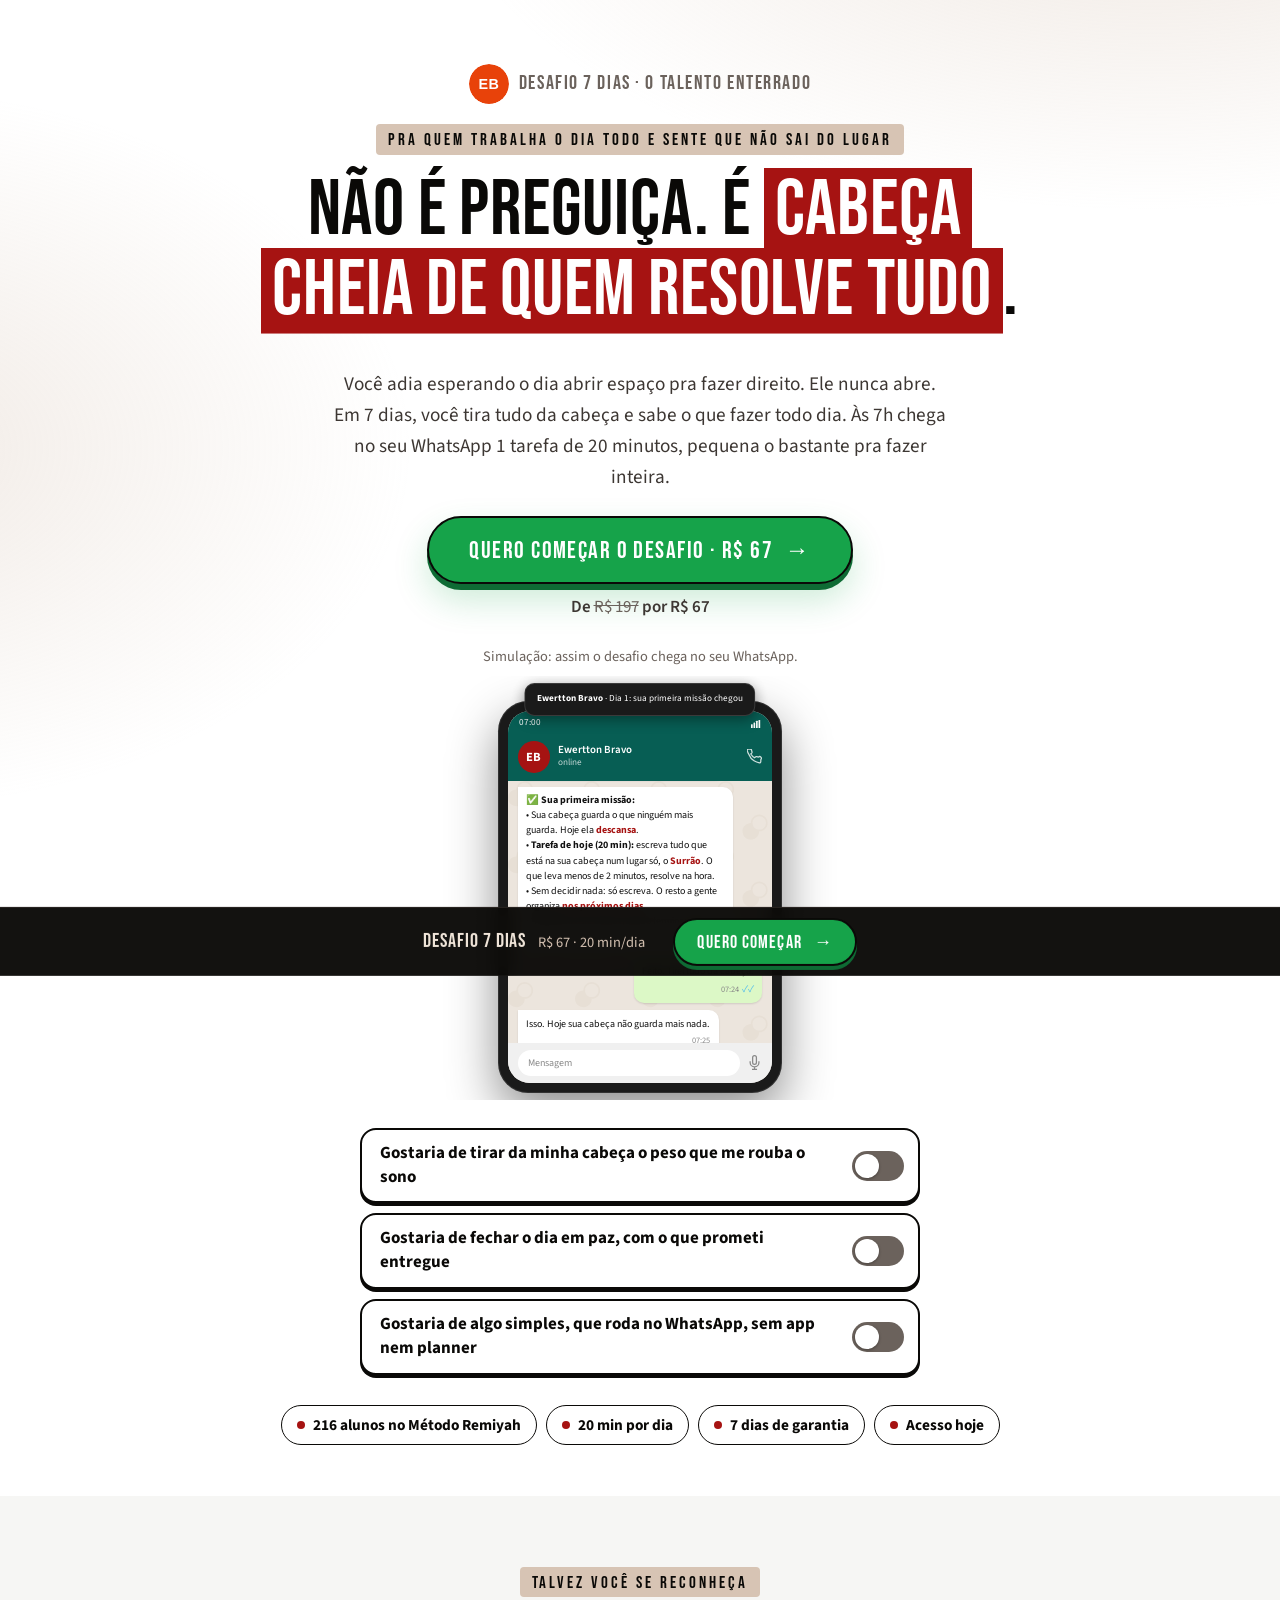
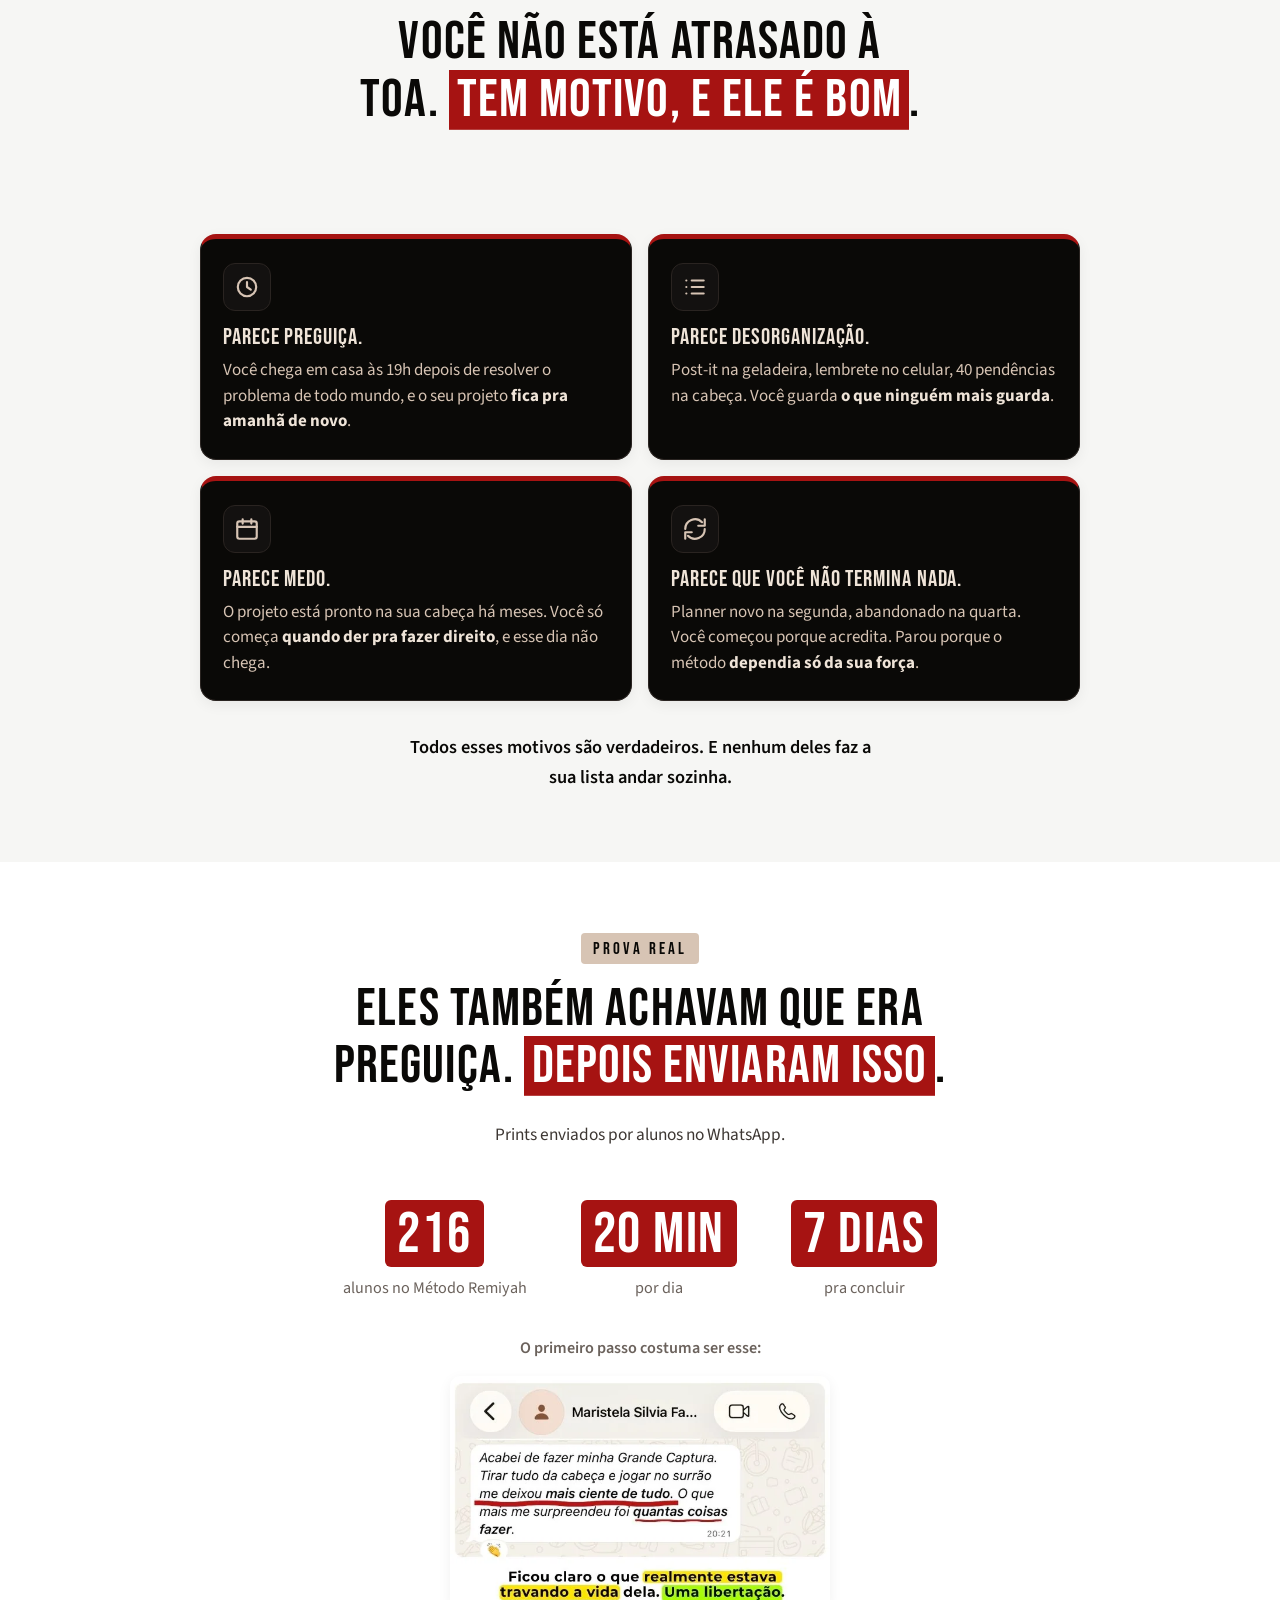
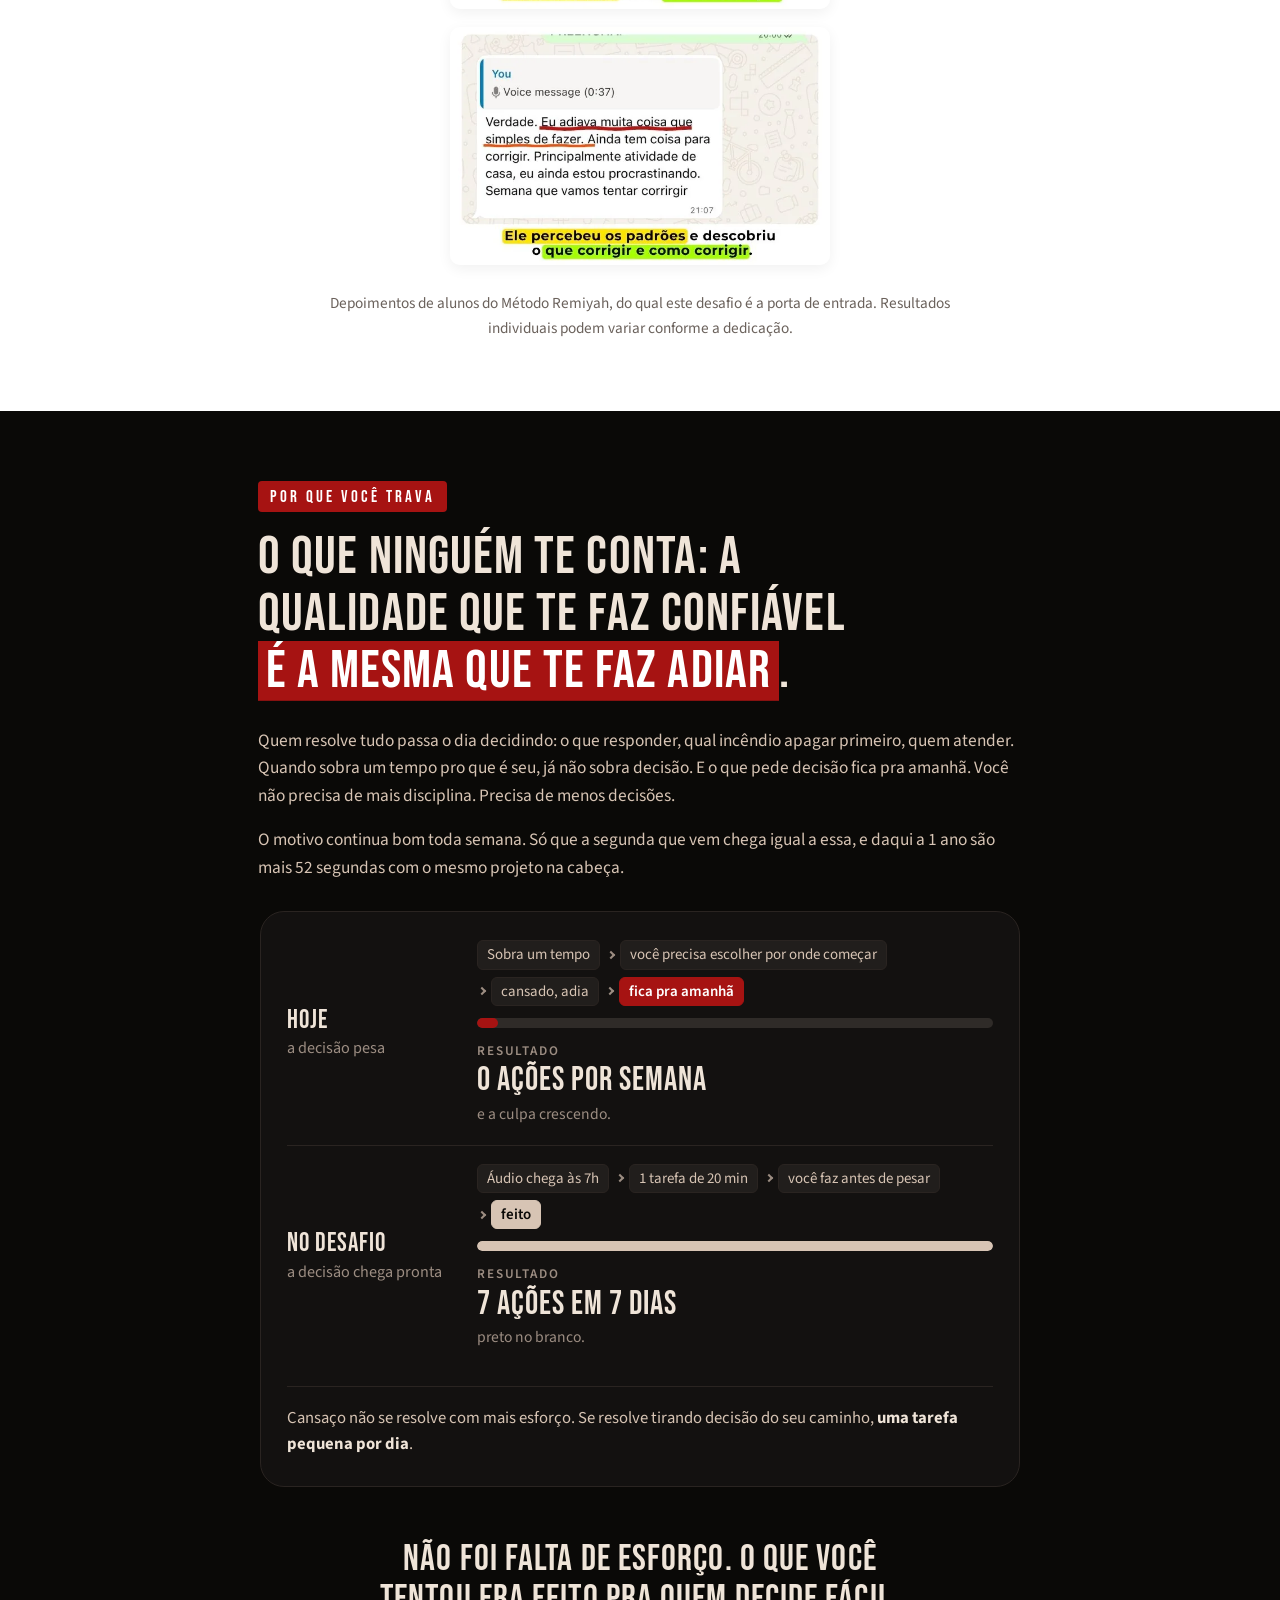
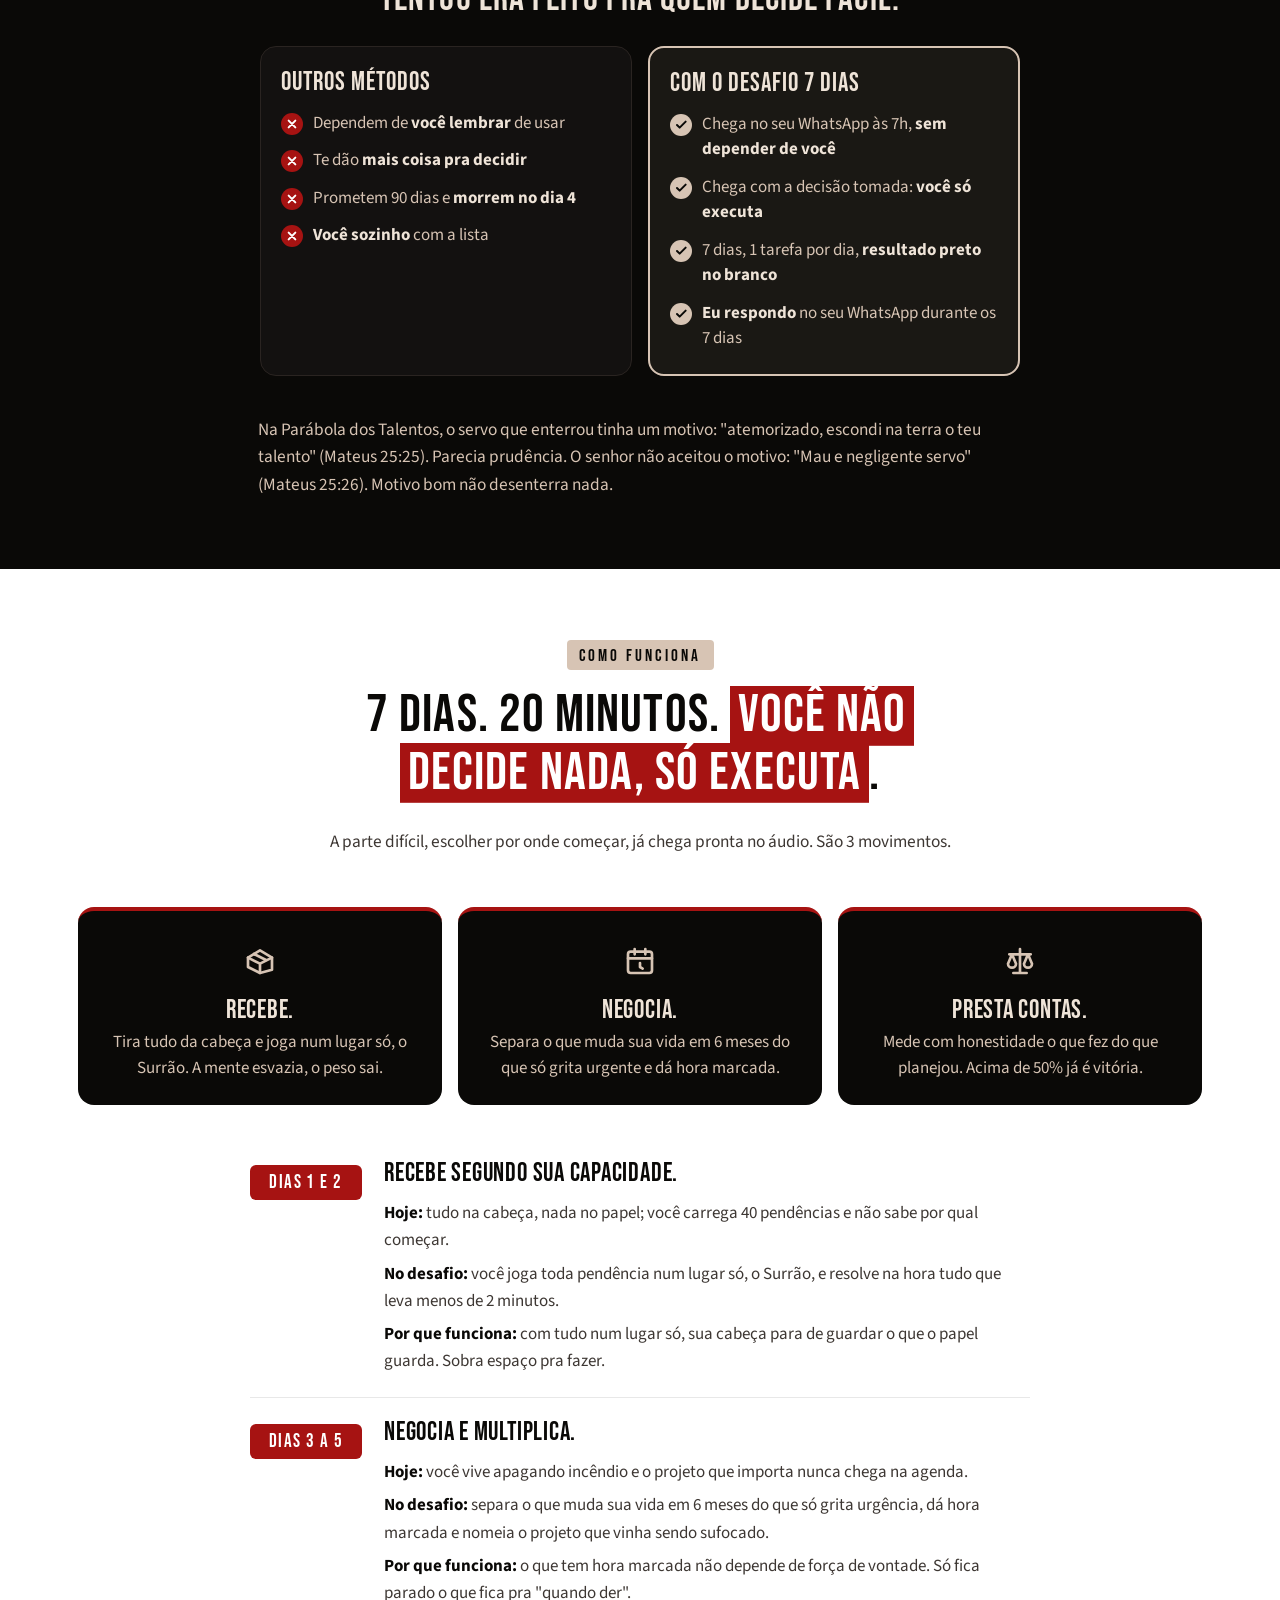
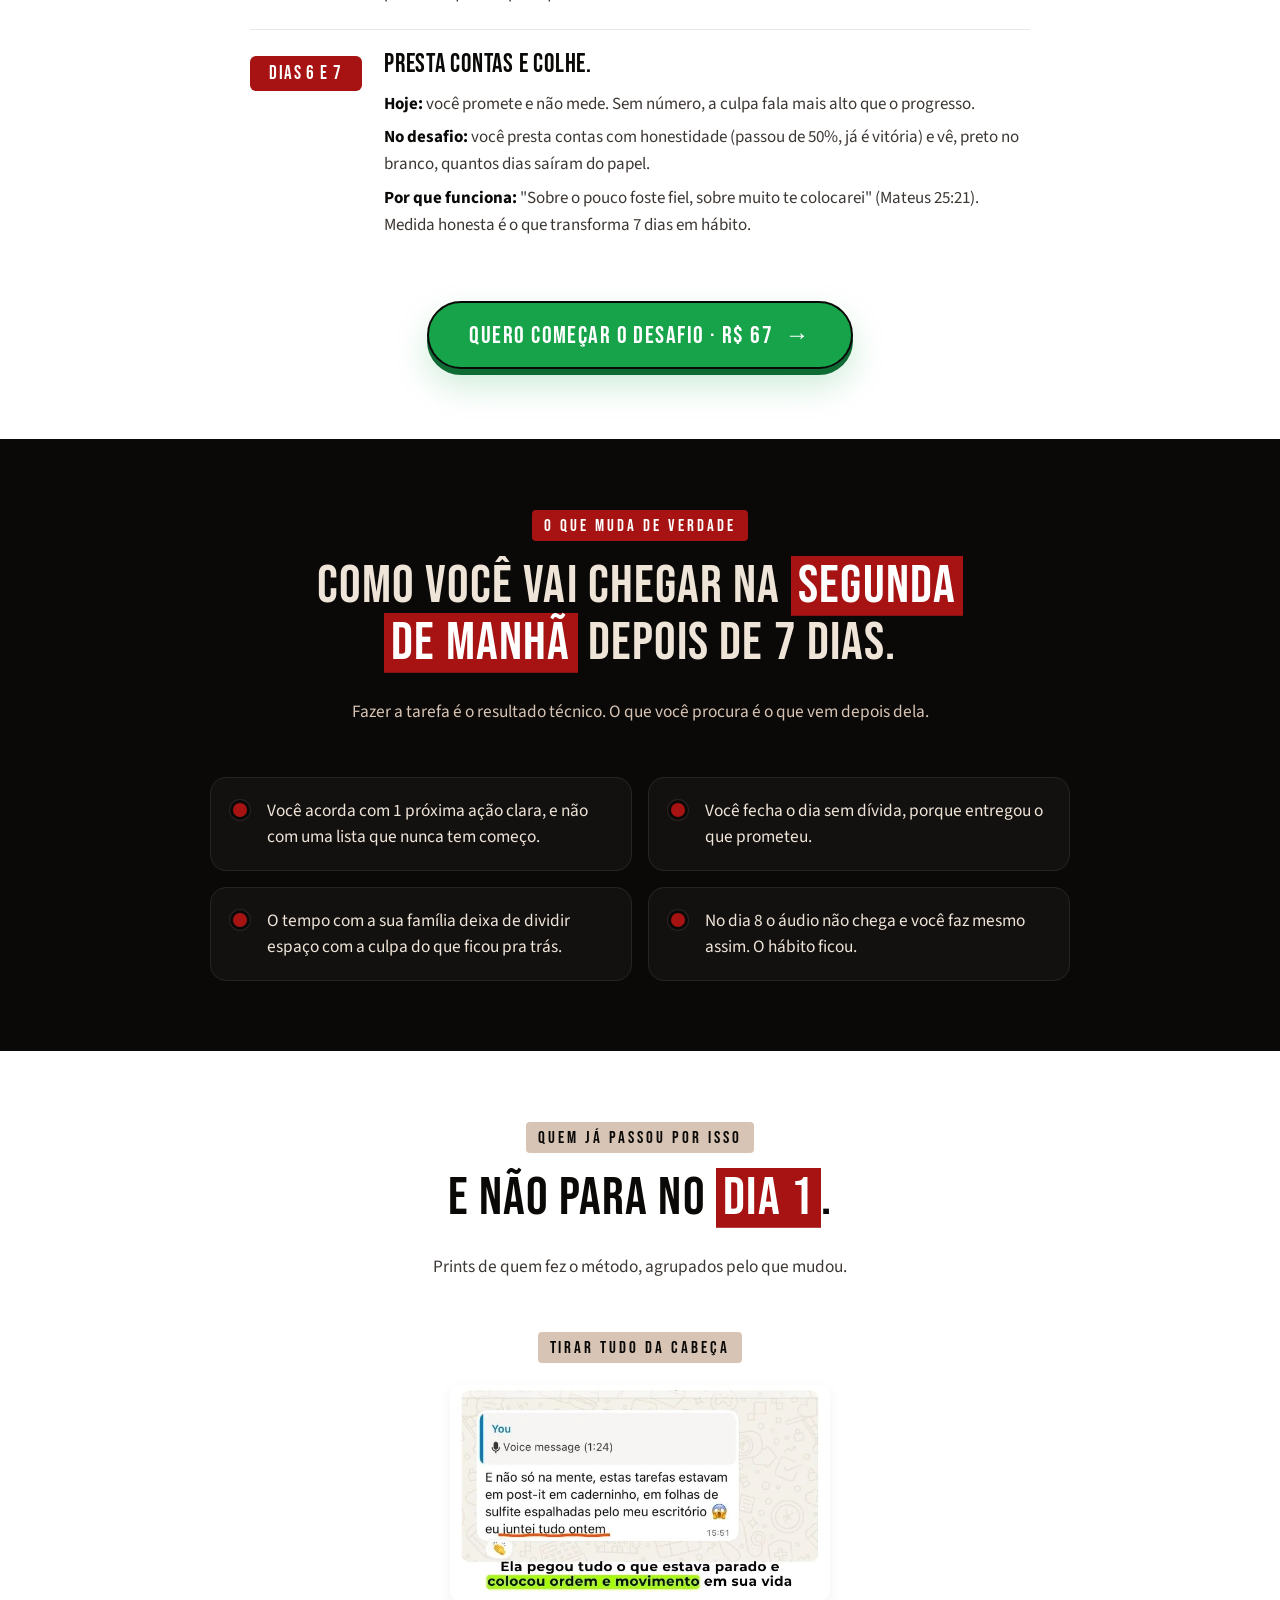
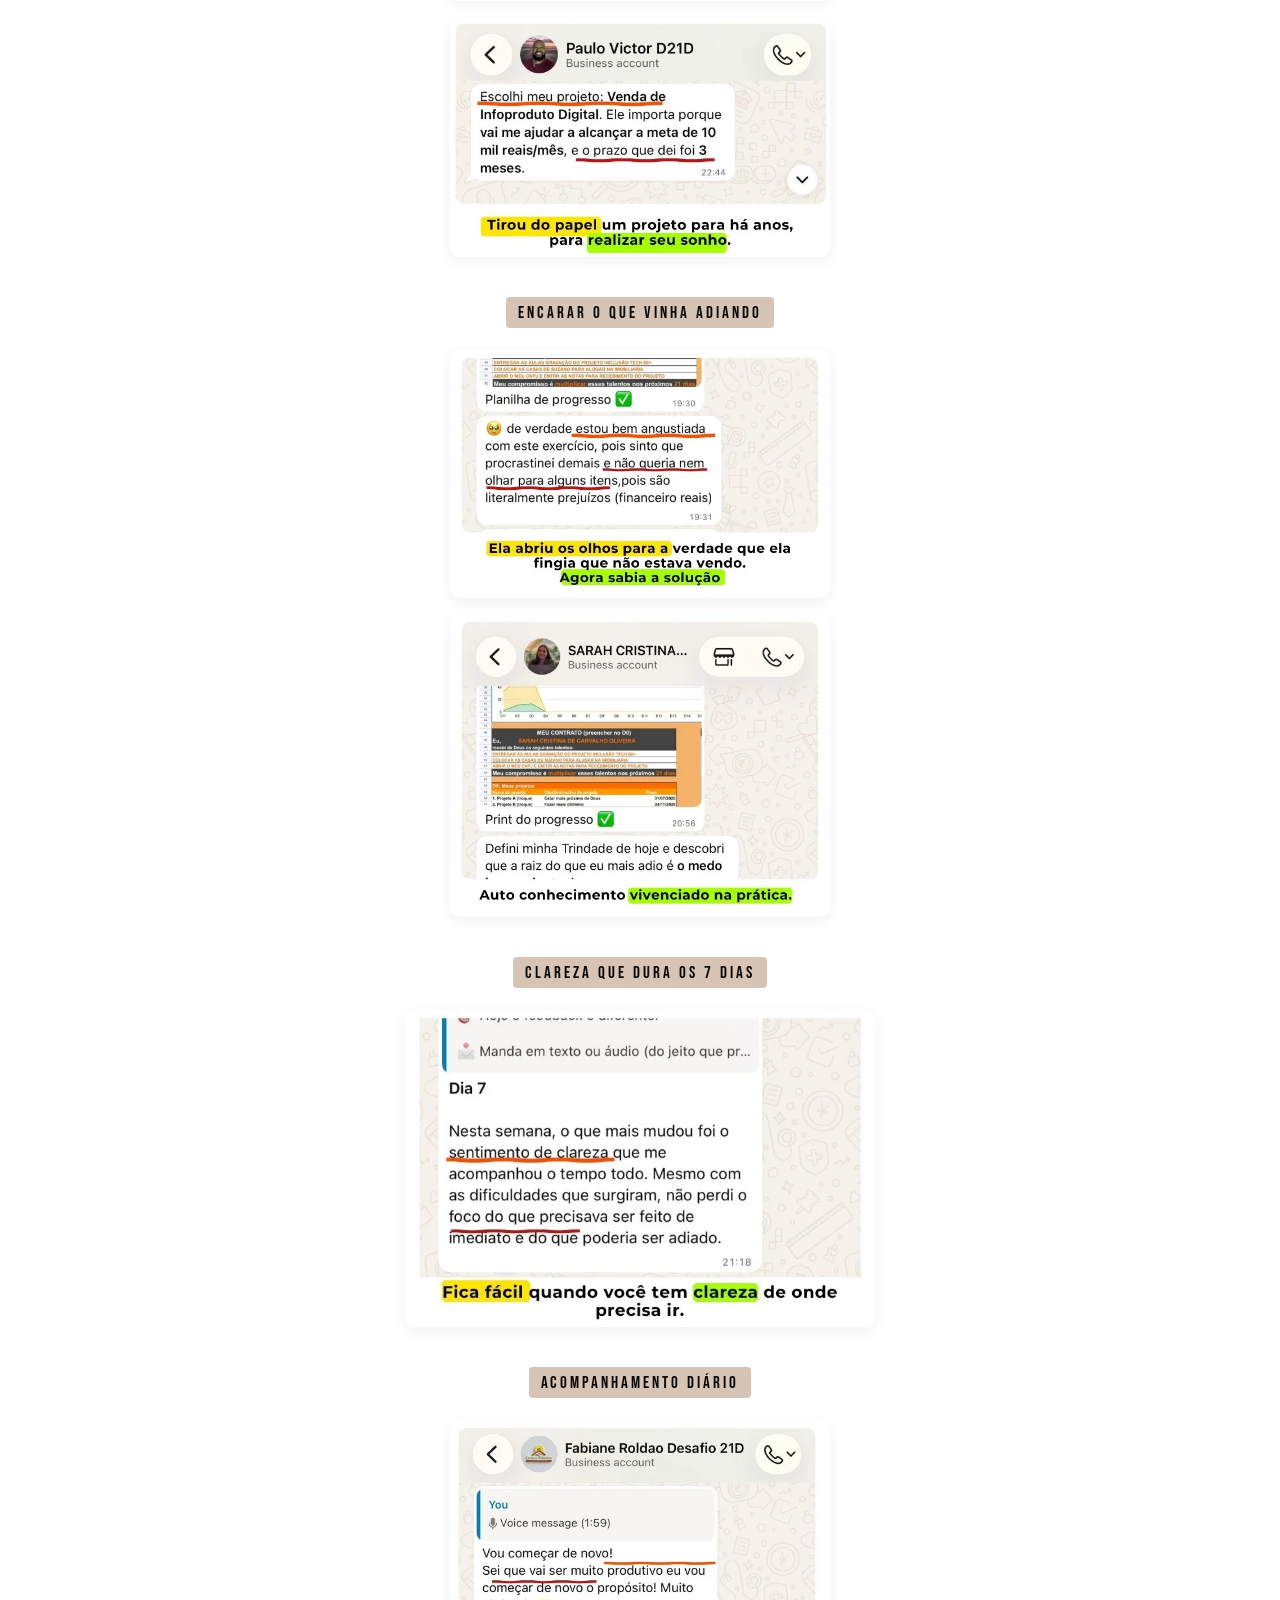
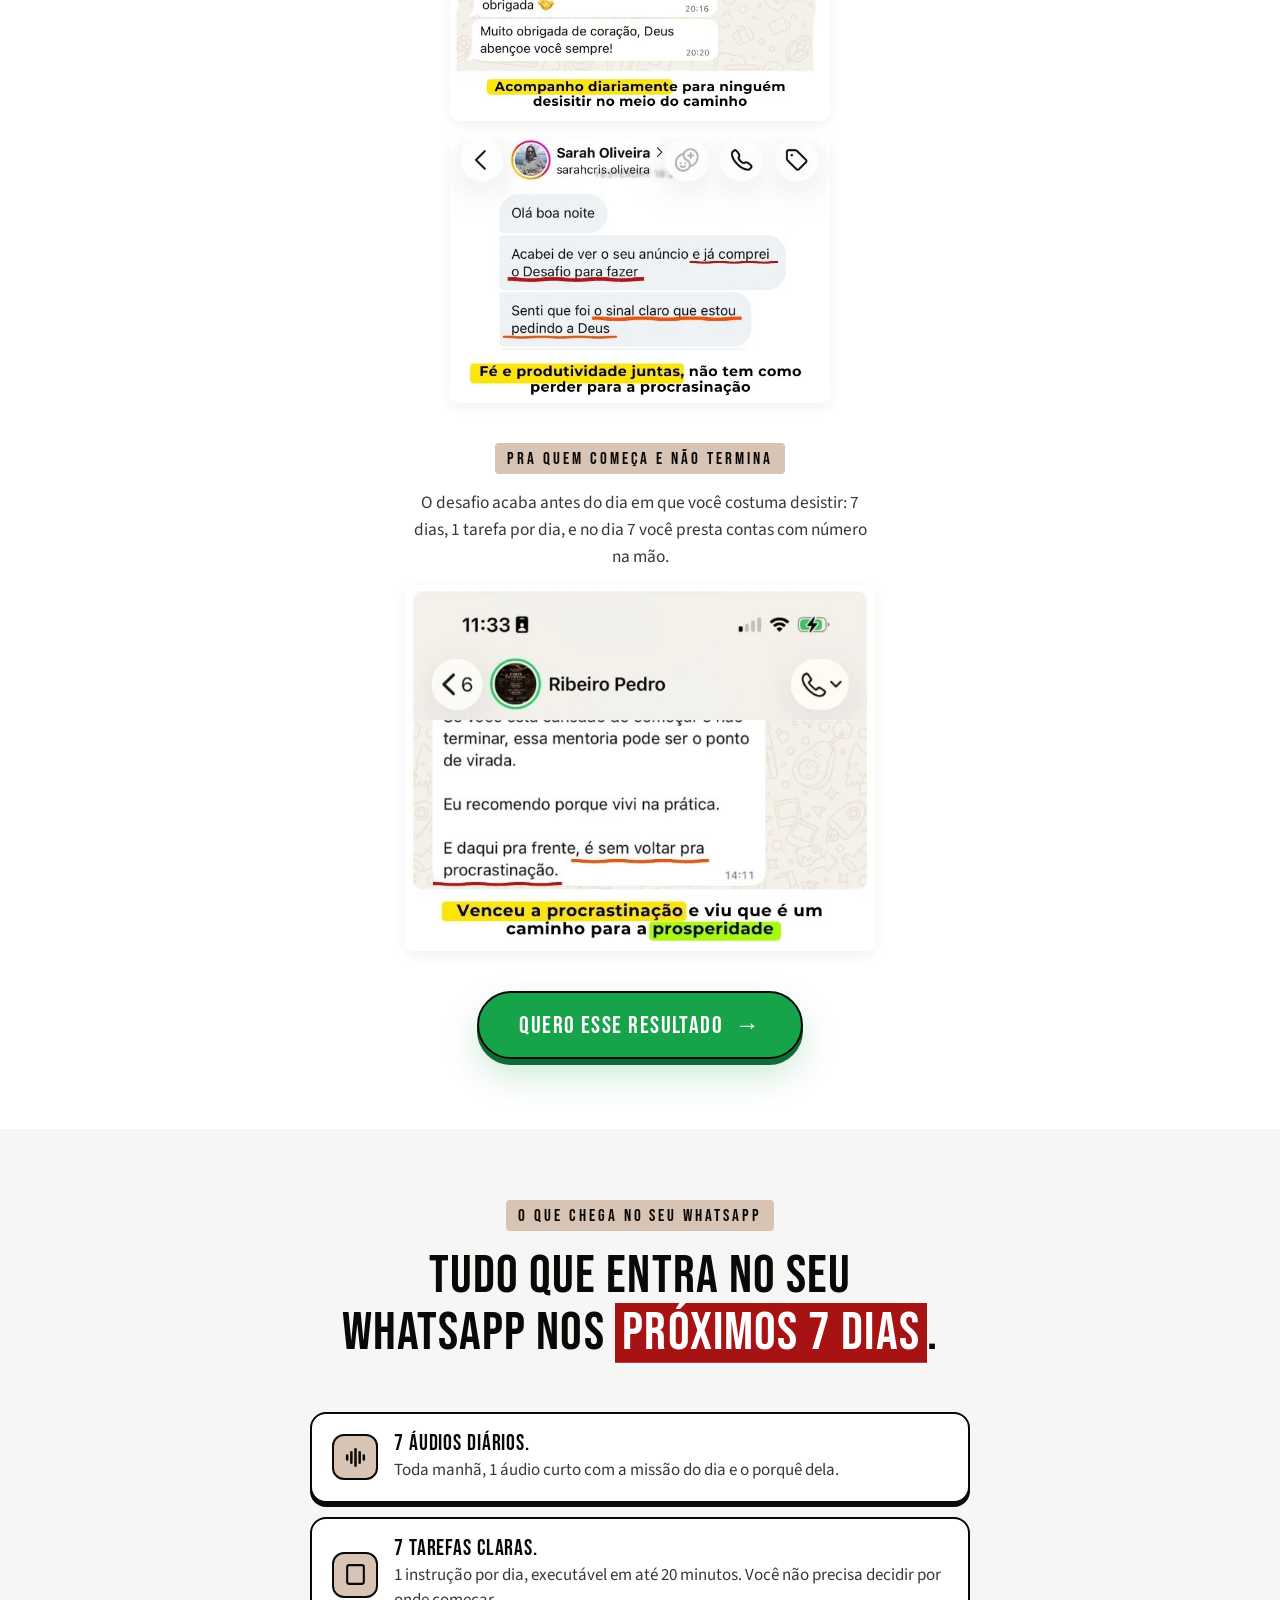
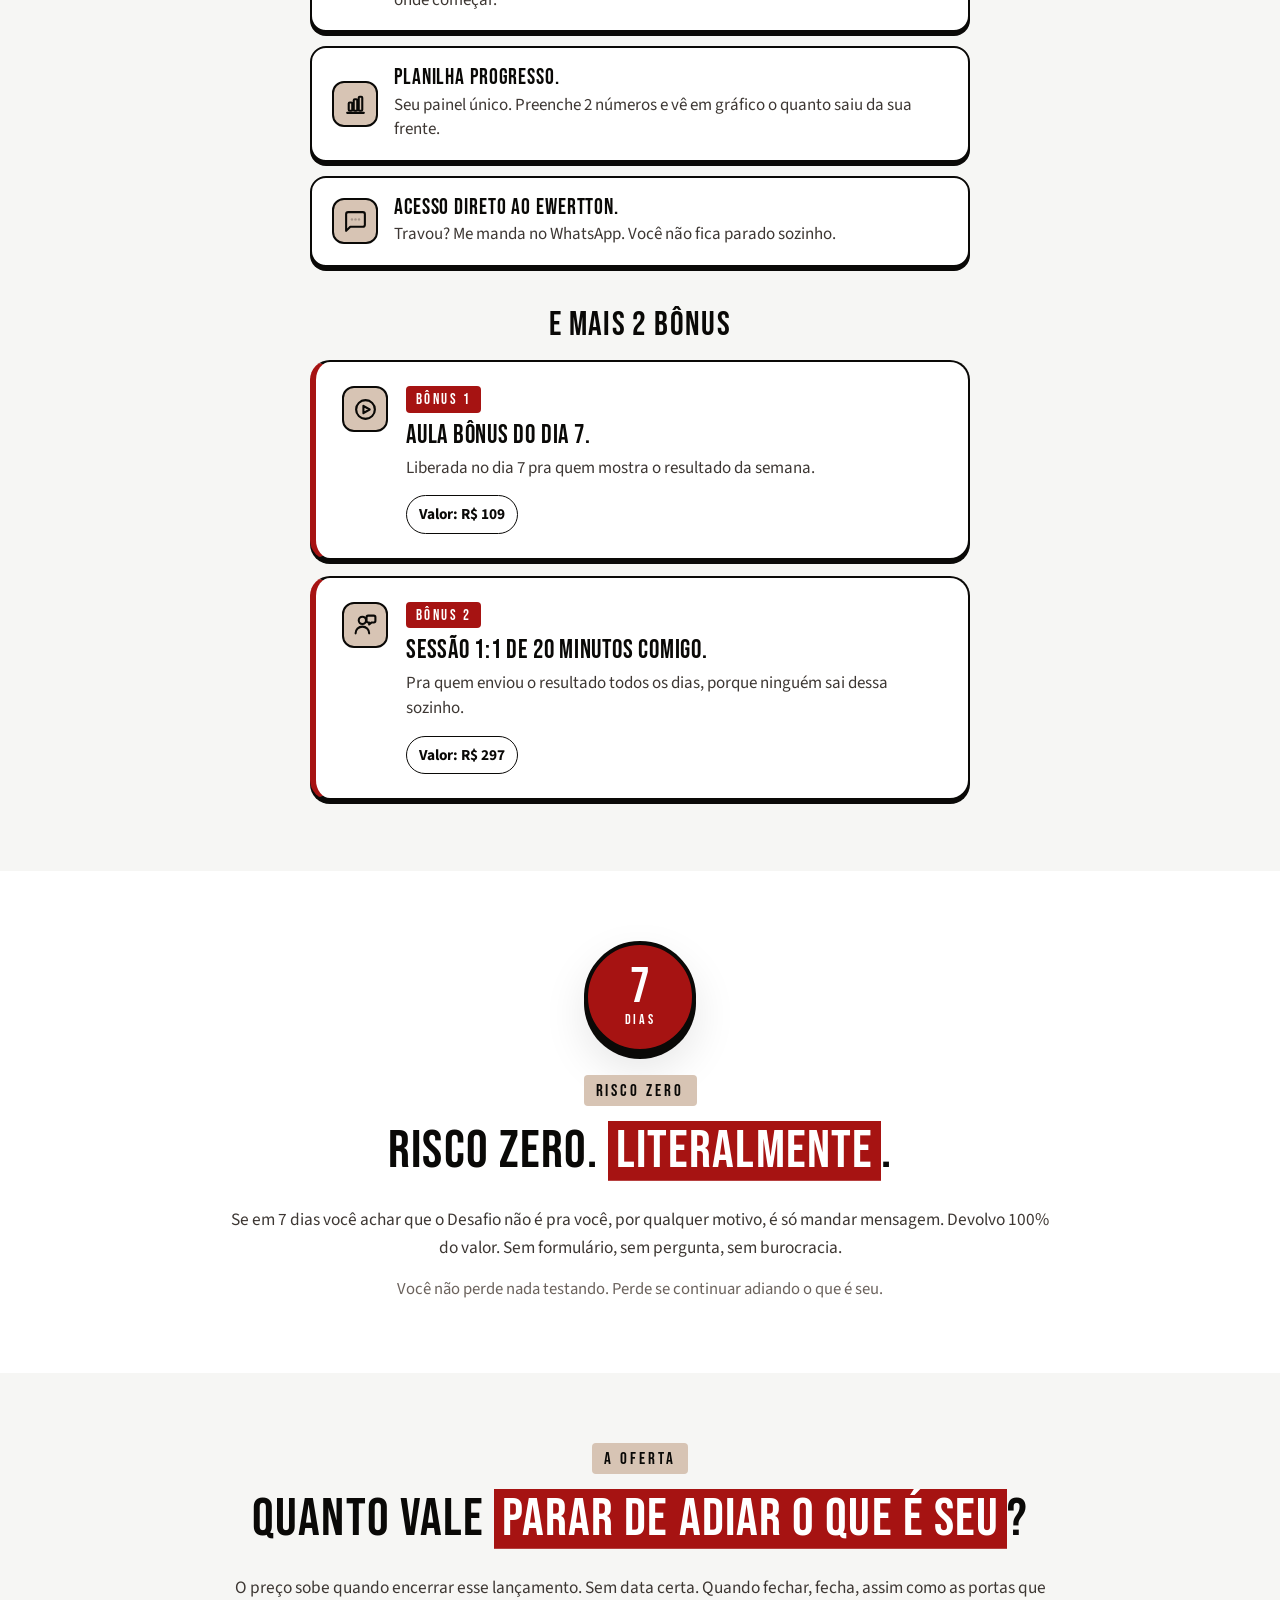
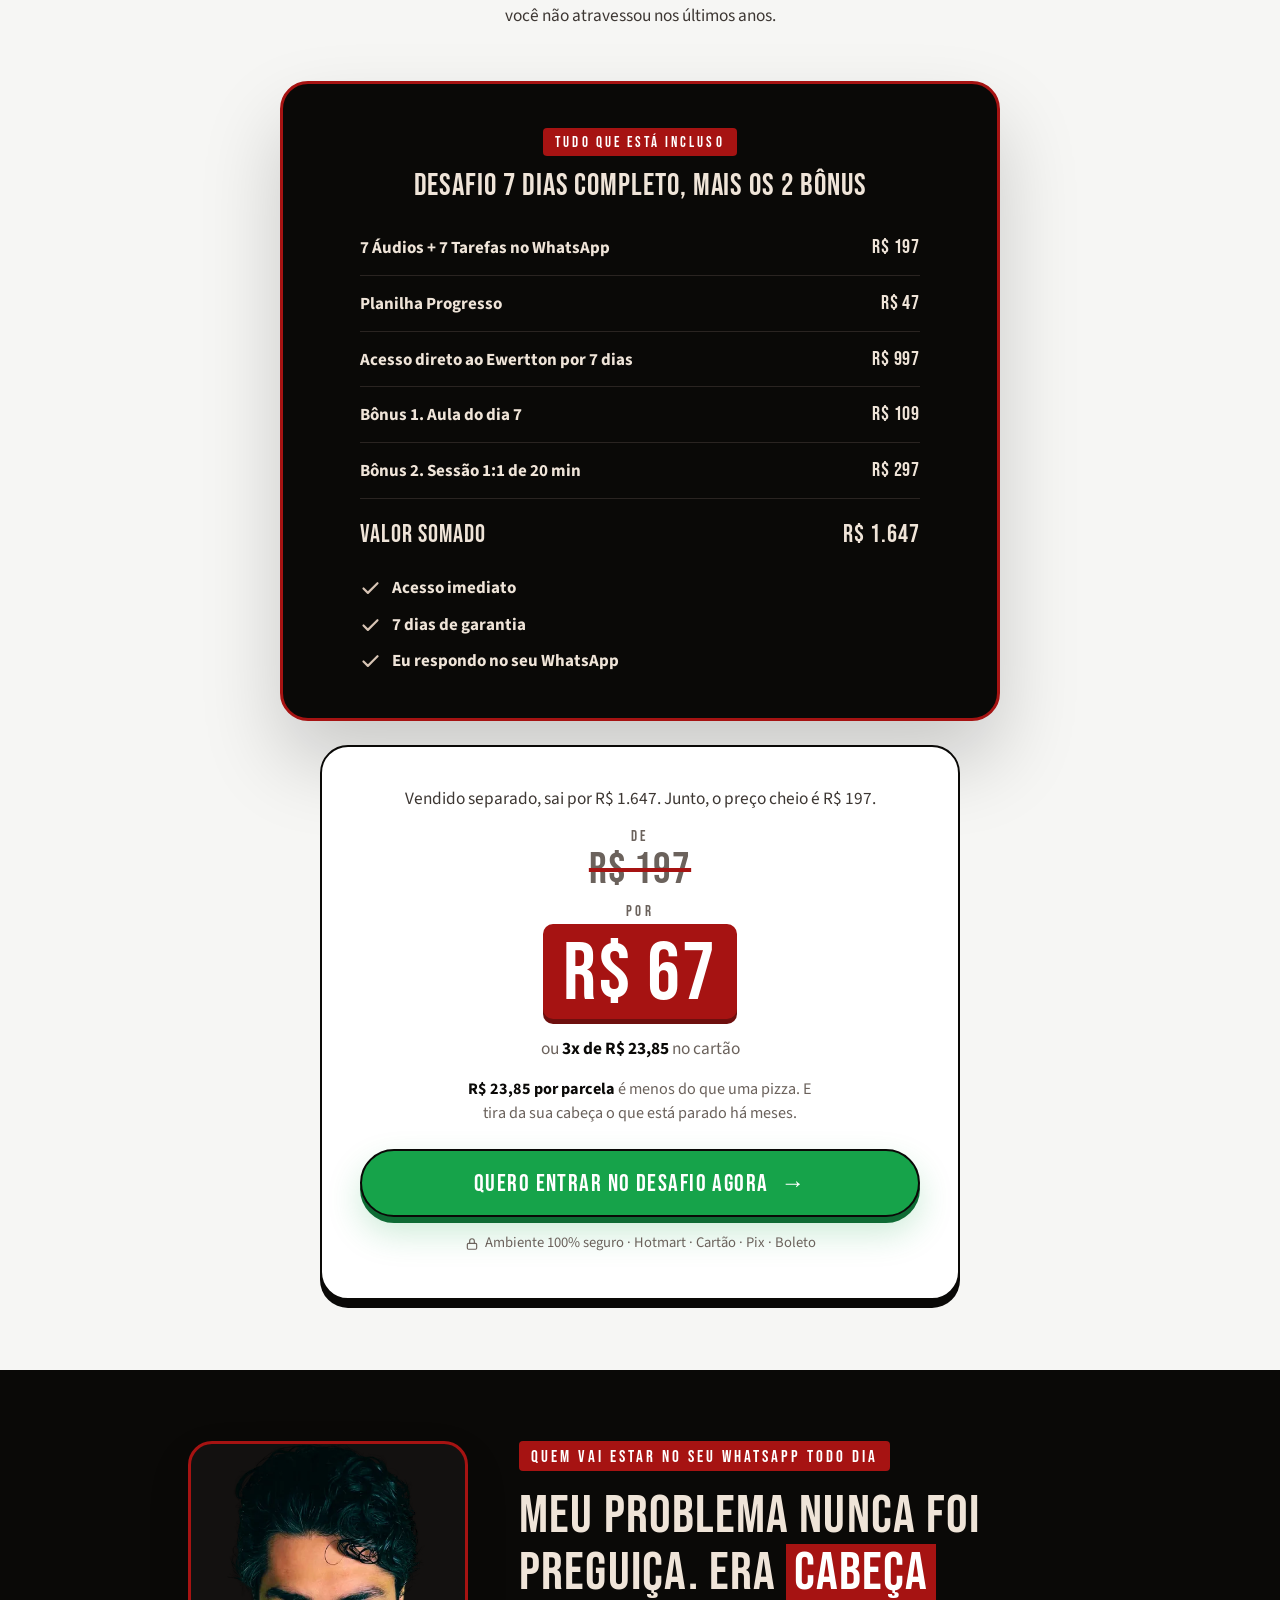
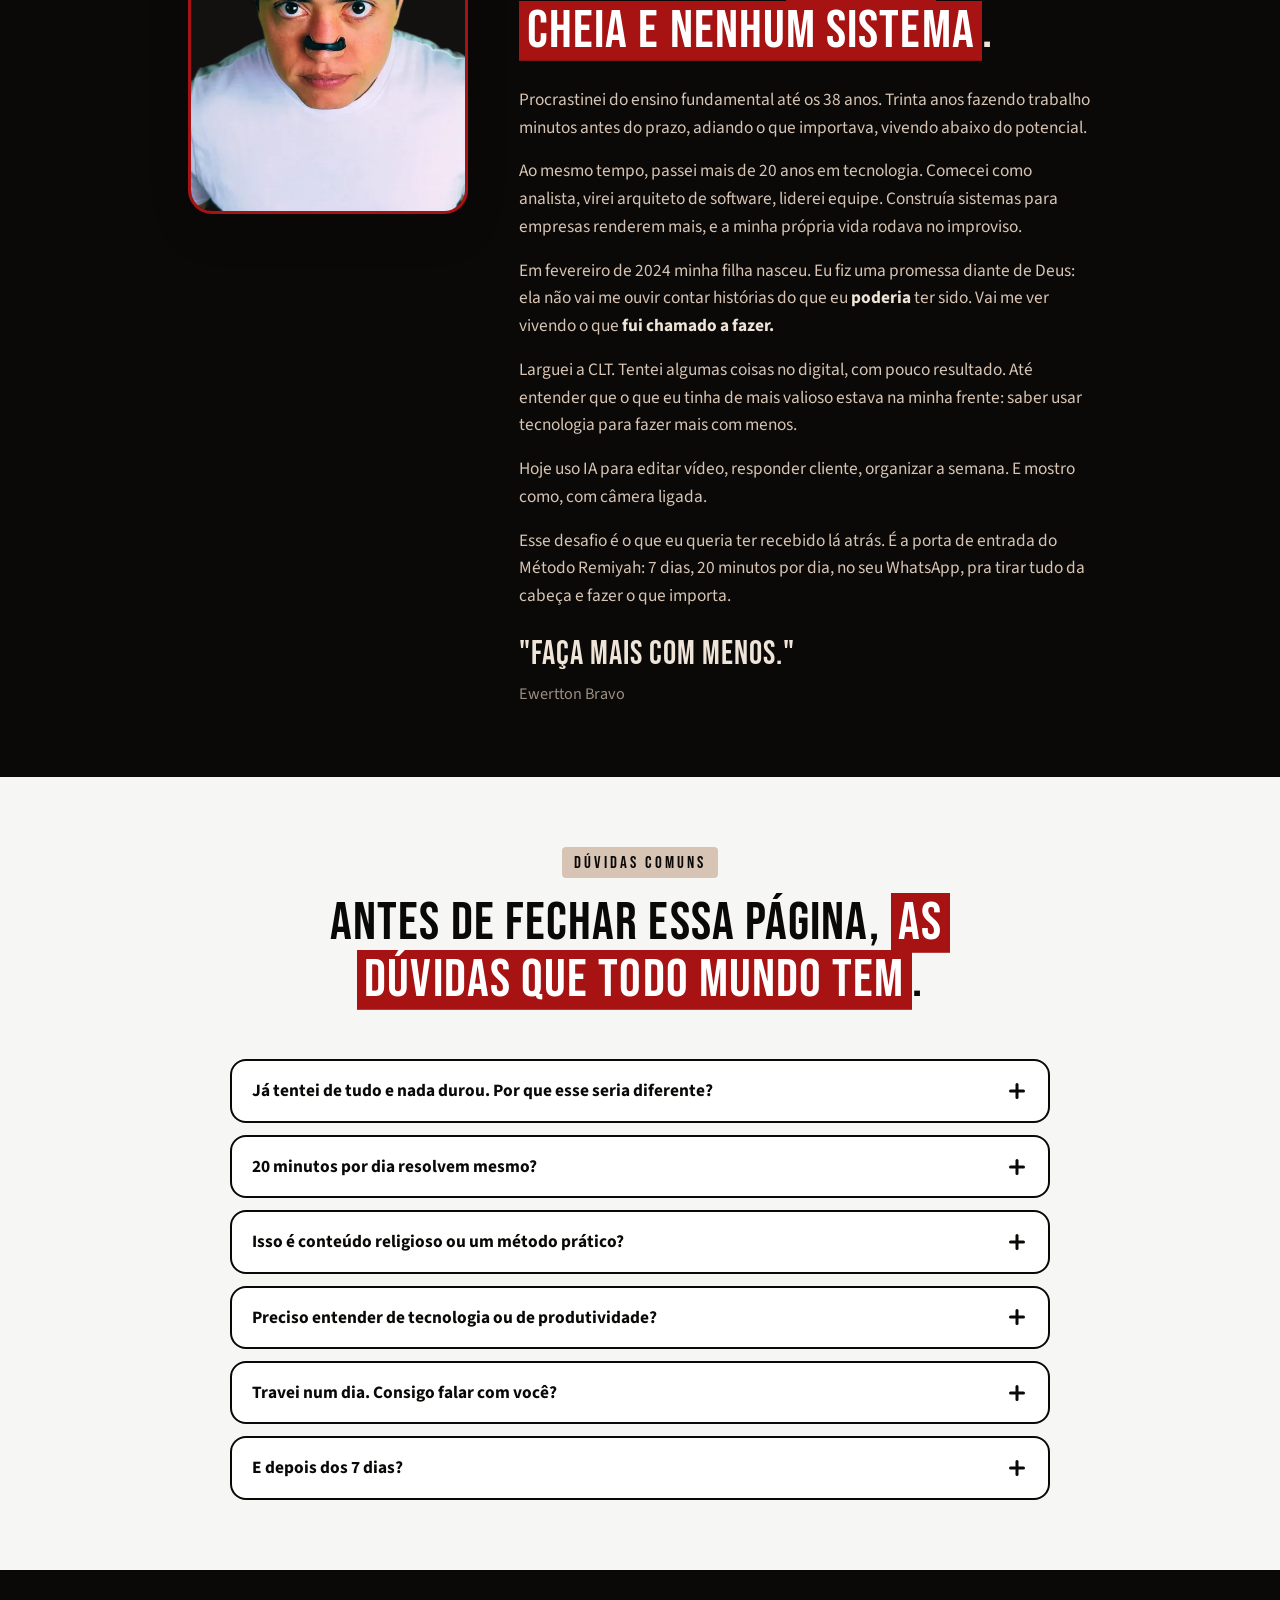
<file: index.html>
<!DOCTYPE html>
<html lang="pt-BR">

<head>
  <meta charset="UTF-8">
  <meta name="viewport" content="width=device-width, initial-scale=1.0">

  <!-- =================== FEATURE FLAGS =================== -->
  <!-- Unico lugar a editar pra ligar/desligar o pre-checkout. Ver CLAUDE.md > FEATURE FLAGS. -->
  <script>
    window.FLAGS = {
      preCheckout: false  // true = modal de captura antes da Hotmart | false = botao vai direto pro checkout
    };
    // Override de teste sem deploy: ?pc=off (desliga) | ?pc=on (liga)
    (function () {
      var pc = new URLSearchParams(window.location.search).get('pc');
      if (pc === 'off') window.FLAGS.preCheckout = false;
      if (pc === 'on') window.FLAGS.preCheckout = true;
    })();
  </script>
  <!-- ===================================================== -->
  <title>Desafio 7 Dias: O Talento Enterrado</title>
  <meta name="description"
    content="Não é preguiça. É cabeça cheia de quem resolve tudo. 7 dias, 1 tarefa de 20 minutos por dia no WhatsApp. R$ 67.">
  <meta property="og:title" content="Desafio 7 Dias: O Talento Enterrado">
  <meta property="og:description" content="1 áudio e 1 tarefa por dia no WhatsApp. 20 minutos. 7 dias. R$ 67.">
  <meta property="og:type" content="website">
  <meta property="og:url" content="https://ebravoholdingo.shop/desafio-talento-enterrado/">
  <meta property="og:image" content="https://ebravoholdingo.shop/desafio-talento-enterrado/og-image.jpg">
  <meta property="og:image:width" content="1200">
  <meta property="og:image:height" content="630">
  <meta property="og:image:alt" content="Ewertton Bravo olhando para a câmera ao lado do texto: Não é preguiça. É cabeça cheia de quem resolve tudo. Desafio 7 Dias: O Talento Enterrado. 1 tarefa de 20 minutos por dia, no seu WhatsApp, por 7 dias.">
  <meta name="twitter:card" content="summary_large_image">
  <meta name="twitter:image" content="https://ebravoholdingo.shop/desafio-talento-enterrado/og-image.jpg">
  <!-- Favicon -->
  <link rel="icon" type="image/x-icon" href="favicon/favicon.ico">
  <link rel="icon" type="image/svg+xml" href="favicon/favicon.svg">
  <link rel="icon" type="image/png" sizes="96x96" href="favicon/favicon-96x96.png">
  <link rel="apple-touch-icon" sizes="180x180" href="favicon/apple-touch-icon.png">
  <link rel="manifest" href="favicon/site.webmanifest">
  <meta name="theme-color" content="#FFFFFF">
  <!-- Facebook -->
  <meta name="facebook-domain-verification" content="x3mdskvask209m6cuxpnd6964lbzp1" />
  <link rel="preconnect" href="https://fonts.googleapis.com">
  <link rel="preconnect" href="https://fonts.gstatic.com" crossorigin>
  <link rel="preconnect" href="https://connect.facebook.net" />
  <link rel="preload" as="style"
    href="https://fonts.googleapis.com/css2?family=Bebas+Neue&family=Source+Sans+3:ital,wght@0,300;0,400;0,600;0,700;1,400;1,600&display=swap" />
  <link
    href="https://fonts.googleapis.com/css2?family=Bebas+Neue&family=Source+Sans+3:ital,wght@0,300;0,400;0,600;0,700;1,400;1,600&display=swap"
    rel="stylesheet" media="print" onload="this.media='all'" />
  <noscript>
    <link
      href="https://fonts.googleapis.com/css2?family=Bebas+Neue&family=Source+Sans+3:ital,wght@0,300;0,400;0,600;0,700;1,400;1,600&display=swap"
      rel="stylesheet" />
  </noscript>
  <!-- Meta Pixel: adiado para depois do LCP via requestIdleCallback -->
  <script>
    (function () {
      function loadPixel() {
        !function (f, b, e, v, n, t, s) {
          if (f.fbq) return; n = f.fbq = function () {
            n.callMethod ?
              n.callMethod.apply(n, arguments) : n.queue.push(arguments)
          }; if (!f._fbq) f._fbq = n;
          n.push = n; n.loaded = !0; n.version = '2.0'; n.queue = []; t = b.createElement(e); t.async = !0;
          t.src = v; s = b.getElementsByTagName(e)[0]; s.parentNode.insertBefore(t, s)
        }(window, document, 'script', 'https://connect.facebook.net/en_US/fbevents.js');
        fbq('init', '1757831658852242');
        fbq('track', 'PageView');
        fbq('track', 'ViewContent', { value: 67.00, currency: 'BRL' });
      }
      if ('requestIdleCallback' in window) {
        requestIdleCallback(loadPixel, { timeout: 3000 });
      } else {
        window.addEventListener('load', loadPixel);
      }
    })();
  </script>
  <noscript><img height="1" width="1" style="display:none"
      src="https://www.facebook.com/tr?id=1757831658852242&ev=PageView&noscript=1" alt="" /></noscript>
  <!-- Classe .js: o reveal (.rv) só esconde elemento quando há JS pra revelar de volta. -->
  <script>document.documentElement.classList.add('js');</script>
  <style>
    /* ============================================================
       CSS CRÍTICO — tokens, reset, componentes base, hero.
       Identidade "Cartaz de Guerra" sobre fundo claro. Layout do modelo.
       Regras: vermelho é bloco, não letra. Verde só no botão de checkout.
    ============================================================ */
    :root {
      --bg: #FFFFFF;
      --bg-soft: #F6F6F4;
      --void: #0A0907;
      --pitch: #131110;
      --iron: #2A2421;
      --blood: #A61312;
      --blood-deep: #6E0F0E;
      --bone: #D7C4B4;
      --bone-hi: #EFE4D8;
      --bone-mute: #9C8D82;
      --text: #0A0907;
      --text-soft: #3D3733;
      --text-muted: #6B625C;
      --cta: #16A34A;
      --cta-h: #15803D;
      --cta-ledge: #0E6B34;
      --line: rgba(10, 9, 7, .09);

      /* mockup WhatsApp: cores do app real, não tocar */
      --color-wa-green: #25D366;
      --color-wa-bg: #ECE5DD;
      --color-wa-bubble: #FFFFFF;
      --color-wa-sent: #DCF8C6;
      --color-wa-tick: #53BDEB;

      --font-display: 'Bebas Neue', 'Oswald', Impact, sans-serif;
      --font-body: 'Source Sans 3', 'Source Sans Pro', Georgia, serif;

      --radius-sm: 10px;
      --radius: 16px;
      --radius-lg: 28px;
      --shadow-sm: 0 4px 14px rgba(0, 0, 0, .06);
      --shadow: 0 18px 44px rgba(0, 0, 0, .10);
      --shadow-lg: 0 40px 80px rgba(0, 0, 0, .18);
      --max: 1180px;
      --narrow: 820px;
      --ease: cubic-bezier(.2, .8, .2, 1);
    }

    *, *::before, *::after { box-sizing: border-box; }
    html { scroll-behavior: smooth; font-size: 17px; }
    body {
      margin: 0;
      background: var(--bg);
      color: var(--text);
      font-family: var(--font-body);
      font-size: 17px;
      line-height: 1.6;
      -webkit-font-smoothing: antialiased;
      overflow-x: hidden;
    }
    /* Bebas Neue é caixa alta e estreita: peso único, tracking positivo, entrelinha justa. */
    h1, h2, h3, h4 {
      font-family: var(--font-display);
      font-weight: 400;
      line-height: 1.05;
      letter-spacing: .02em;
      margin: 0 0 .5em;
      color: var(--text);
      text-wrap: balance;
    }
    h1 { font-size: clamp(2.6rem, 7vw, 4.6rem); line-height: 1.02; letter-spacing: .01em; }
    h2 { font-size: clamp(2rem, 4.5vw, 3.2rem); }
    h3 { font-size: clamp(1.35rem, 2vw, 1.65rem); letter-spacing: .03em; }
    p { margin: 0; }
    img { max-width: 100%; height: auto; display: block; }
    a { color: inherit; text-decoration: none; }
    button { font: inherit; }
    strong, b { font-weight: 700; }

    /* Foco visível no crítico de propósito: o style.css carrega async e quem tecla
       Tab antes disso navegaria sem indicação. */
    :is(a, button, input, select, textarea, summary, [tabindex], [role="button"]):focus-visible {
      outline: 3px solid var(--blood);
      outline-offset: 3px;
    }
    .section.dark :is(a, button, input, select, textarea, summary, [tabindex]):focus-visible {
      outline-color: var(--bone-hi);
    }

    /* ---------- layout base ---------- */
    .container { max-width: var(--max); margin: 0 auto; padding: 0 clamp(16px, 4vw, 28px); }
    .narrow { max-width: var(--narrow); margin-left: auto; margin-right: auto; }
    .section { padding: clamp(48px, 5.5vw, 84px) 0; position: relative; }
    .section.soft { background: var(--bg-soft); }
    .section.dark { background: var(--void); color: var(--bone); }
    .section.dark h2, .section.dark h3, .section.dark h4 { color: var(--bone-hi); }
    .section.dark p { color: var(--bone); }
    .section.dark b, .section.dark strong { color: var(--bone-hi); }
    .section-head { text-align: center; max-width: 820px; margin: 0 auto clamp(30px, 4vw, 52px); }
    .center { text-align: center; }
    .mt8 { margin-top: 8px; } .mt16 { margin-top: 16px; } .mt24 { margin-top: 24px; }
    .mt32 { margin-top: 32px; } .mt40 { margin-top: 40px; }
    .muted { color: var(--text-muted); }
    .section.dark .muted { color: var(--bone-mute); }
    .lead { font-size: clamp(1.02rem, 1.35vw, 1.16rem); color: var(--text-soft); line-height: 1.6; }
    .section.dark .lead { color: var(--bone); }

    /* ---------- marca-texto animado ----------
       Fundo --blood, texto branco (7,7:1). Enquanto o preenchimento corre, o texto
       fica na cor herdada e vira branco quando o vermelho já cobre a maior parte. */
    .hl {
      position: relative;
      display: inline;
      padding: 0 .14em;
      color: inherit;
      background-image: linear-gradient(to right, var(--blood) 0%, var(--blood) 100%);
      background-repeat: no-repeat;
      background-size: 0% 92%;
      background-position: 0 60%;
      -webkit-box-decoration-break: clone;
      box-decoration-break: clone;
      transition: background-size 1.1s var(--ease), color .2s ease .5s;
    }
    .hl.lit, html:not(.js) .hl { background-size: 100% 92%; color: #FFFFFF; }
    /* sobre escuro o texto herda --bone-hi até acender; aceso é o mesmo branco sobre --blood */
    .section.dark .hl.lit { color: #FFFFFF; }

    /* ---------- eyebrow (chip de seção) ---------- */
    .eyebrow, p.eyebrow {
      display: inline-block;
      font-family: var(--font-display);
      font-weight: 400;
      font-size: .98rem;
      letter-spacing: .18em;
      text-transform: uppercase;
      line-height: 1.25;
      color: var(--void);
      padding: 6px 12px 4px;
      background: var(--bone);
      border-radius: 4px;
      margin-bottom: 16px;
    }
    .section.dark .eyebrow, .section.dark p.eyebrow { background: var(--blood); color: #FFFFFF; }

    /* ---------- botão de checkout (verde validado, não trocar) ---------- */
    .cta {
      display: inline-flex;
      align-items: center;
      justify-content: center;
      gap: 12px;
      padding: 17px 32px 15px;
      font-family: var(--font-display);
      font-weight: 400;
      font-size: 1.3rem;
      letter-spacing: .06em;
      text-transform: uppercase;
      line-height: 1;
      text-align: center;
      color: #FFFFFF;
      background: var(--cta);
      border: 2px solid var(--void);
      border-radius: 999px;
      cursor: pointer;
      box-shadow: 0 6px 0 var(--cta-ledge), 0 16px 34px rgba(22, 163, 74, .22);
      transition: transform .2s var(--ease), box-shadow .2s var(--ease), background .2s;
    }
    .cta:hover { transform: translateY(-2px); background: var(--cta-h); box-shadow: 0 8px 0 var(--cta-ledge), 0 22px 44px rgba(22, 163, 74, .34); }
    .cta:active { transform: translateY(2px); box-shadow: 0 3px 0 var(--cta-ledge), 0 10px 24px rgba(22, 163, 74, .26); }
    .cta .arrow { display: inline-block; transition: transform .25s var(--ease); }
    .cta:hover .arrow { transform: translateX(4px); }
    /* mínimo em 24px (não 1.4rem = 23,8px): 24px é o corte de "texto grande" da WCAG,
       onde o branco sobre o verde do checkout (3,3:1) passa. Abaixo disso, não passa. */
    .cta.large { padding: 21px 40px 19px; font-size: clamp(24px, 1.8vw, 1.55rem); }
    .cta.full { width: 100%; }

    /* ---------- chip da faixa de confiança ---------- */
    .chip {
      display: inline-flex;
      align-items: center;
      gap: 8px;
      padding: 7px 15px;
      background: #FFFFFF;
      border: 1.5px solid var(--void);
      border-radius: 999px;
      font-size: .9rem;
      font-weight: 700;
      color: var(--text);
    }
    .chip .dot { width: 8px; height: 8px; border-radius: 50%; background: var(--blood); flex: 0 0 8px; }
    @media (max-width: 560px) { .chip { font-size: .86rem; padding: 6px 12px; } }

    /* ---------- reveal on scroll (base no crítico pra não piscar o hero) ---------- */
    .rv { transition: opacity .7s var(--ease), transform .7s var(--ease); }
    .js .rv:not(.in) { opacity: 0; transform: translateY(16px); }

    /* ---------- entrada do hero: CSS puro, sem esperar o observer ----------
       O h1 é o elemento de LCP. Preso ao .rv ele ficava em opacity 0 até o script
       do fim do body rodar, e 86% do LCP era render delay. Como animação, a entrada
       começa na primeira pintura e o IntersectionObserver não toca no hero. */
    .hi { animation: heroIn .7s var(--ease) both; }
    @keyframes heroIn {
      from { opacity: 0; transform: translateY(16px); }
      to   { opacity: 1; transform: none; }
    }
    .hero .hl { animation: hlFill 1.1s var(--ease) .45s both; }
    @keyframes hlFill {
      from { background-size: 0% 92%; color: var(--text); }
      45%  { color: var(--text); }
      to   { background-size: 100% 92%; color: #FFFFFF; }
    }

    /* ============================================================
       HERO
    ============================================================ */
    .hero {
      padding: clamp(34px, 5vw, 64px) 0 clamp(30px, 4vw, 56px);
      /* manchas do modelo, agora em --bone quase invisível */
      background:
        radial-gradient(1200px 600px at 90% -10%, rgba(215, 196, 180, .42), transparent 60%),
        radial-gradient(900px 600px at -10% 30%, rgba(215, 196, 180, .34), transparent 60%),
        var(--bg);
      overflow: hidden;
    }
    .hero-inner { text-align: center; max-width: 980px; margin: 0 auto; }
    .brand {
      display: flex;
      justify-content: center;
      align-items: center;
      gap: 10px;
      margin: 0 auto 20px;
      font-family: var(--font-display);
      font-size: 1.15rem;
      letter-spacing: .08em;
      text-transform: uppercase;
      color: var(--text-muted);
      line-height: 1;
    }
    .brand img { width: 40px; height: 40px; border-radius: 50%; flex: 0 0 40px; }
    .hero-sub { font-size: clamp(1.02rem, 1.5vw, 1.2rem); color: var(--text-soft); max-width: 62ch; margin: 0 auto; }

    /* slot de vídeo: hoje leva o mockup, amanhã leva o embed */
    .vslot { max-width: 760px; margin: 26px auto 0; }
    .vslot .frame {
      position: relative;
      width: 100%;
      aspect-ratio: 16 / 9;
      background: var(--void);
      border: 2px solid var(--void);
      border-radius: var(--radius);
      overflow: hidden;
      box-shadow: var(--shadow);
    }
    /* enquanto o vídeo não existe, o mockup fica solto sobre o fundo claro.
       Ao trocar o miolo pelo embed, tirar o is-empty do .frame e a moldura volta. */
    .vslot .frame.is-empty { background: transparent; border-color: transparent; box-shadow: none; }
    @media (max-width: 640px) { .vslot .frame { aspect-ratio: 4 / 5; } }
    .vslot .frame > iframe, .vslot .frame > video { position: absolute; inset: 0; width: 100%; height: 100%; border: 0; }
    .frame-inner { position: absolute; inset: 0; display: flex; align-items: center; justify-content: center; }

    /* toggles On/Off: linha clicável inteira (alvo ≥ 44px), switch à direita.
       Off: trilho --text-muted (5,95:1 sobre branco). On: trilho --blood. Verde é só do checkout. */
    .hero-toggles { max-width: 560px; margin: 26px auto 0; display: flex; flex-direction: column; gap: 10px; text-align: left; }
    .tgl {
      display: flex;
      align-items: center;
      justify-content: space-between;
      gap: 16px;
      width: 100%;
      min-height: 56px;
      padding: 12px 14px 12px 18px;
      background: #FFFFFF;
      border: 2px solid var(--void);
      border-radius: var(--radius);
      box-shadow: 0 3px 0 var(--void);
      font-weight: 700;
      font-size: 1rem;
      line-height: 1.4;
      color: var(--text);
      text-align: left;
      cursor: pointer;
      transition: background-color .2s var(--ease);
    }
    @media (hover: hover) { .tgl:hover { background: var(--bg-soft); } }
    .tgl-sw { position: relative; flex: 0 0 52px; width: 52px; height: 30px; border-radius: 999px; background: var(--text-muted); transition: background-color .2s var(--ease); }
    .tgl-sw::after {
      content: '';
      position: absolute;
      top: 3px;
      left: 3px;
      width: 24px;
      height: 24px;
      border-radius: 50%;
      background: #FFFFFF;
      box-shadow: 0 1px 3px rgba(10, 9, 7, .35);
      transition: transform .2s var(--ease);
    }
    .tgl[aria-checked="true"] .tgl-sw { background: var(--blood); }
    .tgl[aria-checked="true"] .tgl-sw::after { transform: translateX(22px); }
    .tgl-done-in { margin-top: 18px; text-align: center; animation: heroIn .45s var(--ease) both; }
    .tgl-done-in[hidden] { display: none; }
    .tgl-done-t { font-family: var(--font-display); font-size: clamp(1.5rem, 4vw, 1.9rem); letter-spacing: .03em; line-height: 1.1; color: var(--text); margin-bottom: 14px; }
    .hero-cta { margin-top: 24px; }
    .hero-price { margin: 10px auto 0; font-size: 1rem; font-weight: 600; color: var(--text-soft); }
    .hero-price s { color: var(--text-muted); font-weight: 400; }
    .hero-trust-strip { display: flex; flex-wrap: wrap; justify-content: center; gap: 9px; margin-top: 20px; }

    /* ============================================================
       MOCKUP WHATSAPP (portado do v7). Toda medida é múltiplo de --u,
       calculada pelo tamanho da moldura: o telefone escala inteiro,
       sem cortar, em qualquer proporção do .frame.
    ============================================================ */
    .wa-stage {
      --u: .8px;
      position: relative;
      width: calc(340 * var(--u));
      padding-top: calc(22 * var(--u));
      margin: 0 auto;
      font-family: var(--font-body);
      text-align: left;
    }
    @supports (width: 1cqw) {
      .vslot .frame { container-type: size; }
      .wa-stage { --u: min(calc(100cqw / 372), calc(100cqh / 506)); }
    }
    .wa-phone { position: relative; width: 100%; }
    .wa-phone-shell {
      background: #1A1A1A;
      border-radius: calc(36 * var(--u));
      padding: calc(12 * var(--u));
      box-shadow: 0 calc(24 * var(--u)) calc(60 * var(--u)) rgba(0, 0, 0, .45), inset 0 0 0 1px rgba(255, 255, 255, .1);
    }
    .wa-phone-screen { background: var(--color-wa-bg); border-radius: calc(26 * var(--u)); overflow: hidden; }
    .wa-status-bar {
      background: #075E54;
      color: #FFFFFF;
      font-size: calc(11 * var(--u));
      display: flex;
      justify-content: space-between;
      align-items: center;
      padding: calc(6 * var(--u)) calc(14 * var(--u)) calc(4 * var(--u));
    }
    .wa-status-bar svg { width: calc(12 * var(--u)); height: calc(10 * var(--u)); display: block; }
    .wa-header { background: #075E54; padding: calc(8 * var(--u)) calc(12 * var(--u)) calc(10 * var(--u)); display: flex; align-items: center; gap: calc(10 * var(--u)); }
    .wa-header > svg { width: calc(18 * var(--u)); height: calc(18 * var(--u)); flex: 0 0 auto; }
    .wa-avatar-sm {
      width: calc(38 * var(--u));
      height: calc(38 * var(--u));
      border-radius: 50%;
      background: var(--blood);
      display: flex;
      align-items: center;
      justify-content: center;
      font-weight: 700;
      font-size: calc(15 * var(--u));
      color: #FFFFFF;
      flex-shrink: 0;
    }
    .wa-contact-info { flex: 1; }
    .wa-contact-name { color: #FFFFFF; font-weight: 600; font-size: calc(13 * var(--u)); line-height: 1.2; }
    .wa-contact-status { color: rgba(255, 255, 255, .75); font-size: calc(11 * var(--u)); }
    .wa-chat-body {
      background: var(--color-wa-bg) url("data:image/svg+xml,%3Csvg width='80' height='80' viewBox='0 0 80 80' xmlns='http://www.w3.org/2000/svg'%3E%3Cg fill='none' fill-rule='evenodd'%3E%3Cg fill='%23c8bba8' fill-opacity='0.15'%3E%3Cpath d='M50 50c0-5.523 4.477-10 10-10s10 4.477 10 10-4.477 10-10 10c0 5.523-4.477 10-10 10s-10-4.477-10-10 4.477-10 10-10zM10 10c0-5.523 4.477-10 10-10s10 4.477 10 10-4.477 10-10 10c0 5.523-4.477 10-10 10S0 25.523 0 20s4.477-10 10-10zm10 8c4.418 0 8-3.582 8-8s-3.582-8-8-8-8 3.582-8 8 3.582 8 8 8zm40 40c4.418 0 8-3.582 8-8s-3.582-8-8-8-8 3.582-8 8 3.582 8 8 8z'/%3E%3C/g%3E%3C/g%3E%3C/svg%3E");
      background-size: calc(80 * var(--u));
      /* altura FIXA = a do mockup v8 (312,8u medidos): as mensagens rolam por dentro,
         o celular e o hero não mudam de tamanho com a simulação */
      height: calc(312.8 * var(--u));
      overflow-y: auto;
      overscroll-behavior: contain;
      scrollbar-width: thin;
      padding: calc(12 * var(--u));
      display: flex;
      flex-direction: column;
      gap: calc(8 * var(--u));
    }
    .wa-chat-body > * { flex-shrink: 0; }
    .wa-date-badge { letter-spacing: .04em; text-align: center; font-size: calc(10 * var(--u)); color: #666; background: rgba(255, 255, 255, .7); border-radius: calc(10 * var(--u)); padding: calc(2 * var(--u)) calc(8 * var(--u)); align-self: center; }
    .wa-bubble {
      background: var(--color-wa-bubble);
      border-radius: 0 calc(12 * var(--u)) calc(12 * var(--u)) calc(12 * var(--u));
      padding: calc(8 * var(--u)) calc(10 * var(--u));
      max-width: 88%;
      align-self: flex-start;
      box-shadow: 0 1px 2px rgba(0, 0, 0, .12);
      font-size: calc(12 * var(--u));
      line-height: 1.5;
      color: #111;
      position: relative;
    }
    .wa-bubble-audio {
      display: flex;
      align-items: center;
      gap: calc(8 * var(--u));
      background: var(--color-wa-bubble);
      border-radius: 0 calc(12 * var(--u)) calc(12 * var(--u)) calc(12 * var(--u));
      padding: calc(10 * var(--u));
      width: 85%;
      align-self: flex-start;
      box-shadow: 0 1px 2px rgba(0, 0, 0, .12);
    }
    /* enviada pelo aluno: direita, verde claro do app, ✓✓ azul */
    .wa-bubble.wa-out { align-self: flex-end; background: var(--color-wa-sent); border-radius: calc(12 * var(--u)) 0 calc(12 * var(--u)) calc(12 * var(--u)); }
    .wa-typing { align-self: flex-start; display: flex; gap: calc(4 * var(--u)); background: var(--color-wa-bubble); border-radius: 0 calc(12 * var(--u)) calc(12 * var(--u)) calc(12 * var(--u)); padding: calc(11 * var(--u)) calc(12 * var(--u)); box-shadow: 0 1px 2px rgba(0, 0, 0, .12); }
    .wa-typing span { width: calc(6 * var(--u)); height: calc(6 * var(--u)); border-radius: 50%; background: #9E9E9E; animation: waDot 1s ease-in-out infinite; }
    .wa-typing span:nth-child(2) { animation-delay: .15s; }
    .wa-typing span:nth-child(3) { animation-delay: .3s; }
    @keyframes waDot { 0%, 100% { opacity: .35; } 50% { opacity: 1; } }
    .wa-msg.is-in { animation: waIn .28s var(--ease) both; }
    @keyframes waIn { from { opacity: .01; transform: translateY(calc(6 * var(--u))); } to { opacity: 1; transform: none; } }
    /* simulação: com JS e sem reduced motion, cada mensagem só aparece quando o script a libera.
       Sem JS ou com reduced motion, tudo visível e rolável desde o início. */
    @media (prefers-reduced-motion: no-preference) {
      .js .wa-sim .wa-msg:not(.is-in) { display: none; }
    }
    .wa-caption { margin: 0 auto 8px; font-size: .85rem; line-height: 1.3; color: var(--text-muted); text-align: center; }
    .wa-audio-icon { width: calc(34 * var(--u)); height: calc(34 * var(--u)); border-radius: 50%; background: var(--color-wa-green); display: flex; align-items: center; justify-content: center; flex-shrink: 0; }
    .wa-audio-icon svg { width: calc(14 * var(--u)); height: calc(14 * var(--u)); }
    .wa-audio-wave { flex: 1; display: flex; align-items: center; gap: calc(2 * var(--u)); height: calc(24 * var(--u)); }
    .wa-audio-wave span { display: block; width: calc(3 * var(--u)); border-radius: calc(2 * var(--u)); background: #128C7E; animation: wave 1.2s ease-in-out infinite; }
    .wa-audio-wave span:nth-child(1) { height: calc(8 * var(--u)); animation-delay: 0s; }
    .wa-audio-wave span:nth-child(2) { height: calc(16 * var(--u)); animation-delay: .1s; }
    .wa-audio-wave span:nth-child(3) { height: calc(10 * var(--u)); animation-delay: .2s; }
    .wa-audio-wave span:nth-child(4) { height: calc(20 * var(--u)); animation-delay: .3s; }
    .wa-audio-wave span:nth-child(5) { height: calc(12 * var(--u)); animation-delay: .4s; }
    .wa-audio-wave span:nth-child(6) { height: calc(18 * var(--u)); animation-delay: .5s; }
    .wa-audio-wave span:nth-child(7) { height: calc(8 * var(--u)); animation-delay: .6s; }
    .wa-audio-wave span:nth-child(8) { height: calc(14 * var(--u)); animation-delay: .7s; }
    @keyframes wave { 0%, 100% { transform: scaleY(1); } 50% { transform: scaleY(.4); } }
    .wa-audio-time { font-size: calc(10 * var(--u)); color: #666; }
    .wa-bubble-meta { text-align: right; font-size: calc(10 * var(--u)); color: #888; margin-top: calc(3 * var(--u)); display: flex; align-items: center; justify-content: flex-end; gap: calc(3 * var(--u)); }
    .wa-check { color: var(--color-wa-tick); font-size: calc(12 * var(--u)); }
    .wa-input-bar { background: #F0F0F0; padding: calc(8 * var(--u)) calc(12 * var(--u)); display: flex; align-items: center; gap: calc(8 * var(--u)); }
    .wa-input-bar svg { width: calc(18 * var(--u)); height: calc(18 * var(--u)); flex: 0 0 auto; }
    .wa-input-field { flex: 1; background: #FFFFFF; border-radius: calc(20 * var(--u)); padding: calc(6 * var(--u)) calc(12 * var(--u)); font-size: calc(12 * var(--u)); color: #888; }
    .wa-notification {
      position: absolute;
      top: 0;
      left: 50%;
      z-index: 2;
      transform: translateX(-50%);
      background: #1A1A1A;
      color: #FFFFFF;
      border: 1px solid rgba(255, 255, 255, .14);
      border-radius: calc(12 * var(--u));
      padding: calc(10 * var(--u)) calc(14 * var(--u));
      font-size: calc(11 * var(--u));
      white-space: nowrap;
      box-shadow: 0 calc(4 * var(--u)) calc(16 * var(--u)) rgba(0, 0, 0, .4);
      animation: notif-slide 3s ease-in-out infinite 1s;
    }
    @keyframes notif-slide {
      0% { opacity: .01; transform: translateX(-50%) translateY(calc(-8 * var(--u))); }
      15% { opacity: 1; transform: translateX(-50%) translateY(0); }
      75% { opacity: 1; transform: translateX(-50%) translateY(0); }
      100% { opacity: 0; transform: translateX(-50%) translateY(calc(-8 * var(--u))); }
    }

    @media (prefers-reduced-motion: reduce) {
      .tgl, .tgl-sw, .tgl-sw::after { transition: none; }
      .tgl-done-in { animation: none; }
      .rv, .hl, .cta, .cta .arrow { transition: none; }
      .js .rv:not(.in) { opacity: 1; transform: none; }
      .hi { animation: none; }
      .hero .hl { animation: none; background-size: 100% 92%; color: #FFFFFF; }
      .wa-audio-wave span { animation: none; }
      .wa-notification { animation: none; opacity: 1; }
      .wa-msg.is-in, .wa-typing span { animation: none; }
    }
  </style>
  <!-- CSS não-crítico: seções abaixo do fold — carregado de forma não-bloqueante -->
  <link rel="stylesheet" href="style.css?v=682d01ac" media="print" onload="this.media='all'" />
  <noscript>
    <link rel="stylesheet" href="style.css?v=682d01ac" />
  </noscript>
</head>

<body>
  <!-- ============ HERO ============ -->
  <header class="hero" id="hero">
    <div class="container hero-inner">
      <p class="brand hi"><img src="favicon/favicon.svg" width="40" height="40" alt="" aria-hidden="true">Desafio 7 Dias &middot; O Talento Enterrado</p>
      <p class="eyebrow hi">Pra quem trabalha o dia todo e sente que não sai do lugar</p>
      <h1 class="hi">Não é preguiça. É <span class="hl">cabeça cheia de quem resolve tudo</span>.</h1>
      <p class="hero-sub hi mt16">Você adia esperando o dia abrir espaço pra fazer direito. Ele nunca abre. Em 7 dias, você tira tudo da cabeça e sabe o que fazer todo dia. Às 7h chega no seu WhatsApp 1 tarefa de 20 minutos, pequena o bastante pra fazer inteira.</p>

      <div class="hero-cta hi" data-sticky-trigger><a href="https://pay.hotmart.com/W105539649V?checkoutMode=10" class="cta large">Quero começar o desafio&nbsp;&middot;&nbsp;R$&nbsp;67 <span class="arrow">&#8594;</span></a></div>
      <p class="hero-price hi">De <s>R$ 197</s> por R$ 67</p>

      <div class="vslot hi">
        <!-- legenda da simulação: sai junto quando o miolo do .frame virar vídeo -->
        <p class="wa-caption">Simulação: assim o desafio chega no seu WhatsApp.</p>
        <div class="frame is-empty">
          <!-- VÍDEO FUTURO: trocar o miolo deste .frame pelo embed do YouTube (ver .ytlite do modelo) -->
          <div class="frame-inner">
            <div class="wa-stage">
              <div class="wa-notification" aria-hidden="true">
                <strong>Ewertton Bravo</strong> &middot; Dia 1: sua primeira missão chegou
              </div>
              <div class="wa-phone">
                <div class="wa-phone-shell">
                  <div class="wa-phone-screen">
                    <!-- status bar -->
                    <div class="wa-status-bar" aria-hidden="true">
                      <span>07:00</span>
                      <span>
                        <svg viewBox="0 0 24 20" fill="white" aria-hidden="true">
                          <rect x="0" y="10" width="4" height="10" rx="1" />
                          <rect x="6" y="6" width="4" height="14" rx="1" />
                          <rect x="12" y="2" width="4" height="18" rx="1" />
                          <rect x="18" y="0" width="4" height="20" rx="1" />
                        </svg>
                      </span>
                    </div>
                    <!-- header -->
                    <div class="wa-header" aria-hidden="true">
                      <div class="wa-avatar-sm">EB</div>
                      <div class="wa-contact-info">
                        <div class="wa-contact-name">Ewertton Bravo</div>
                        <div class="wa-contact-status">online</div>
                      </div>
                      <svg viewBox="0 0 24 24" fill="none" stroke="rgba(255,255,255,0.8)" stroke-width="2" aria-hidden="true">
                        <path d="M22 16.92v3a2 2 0 01-2.18 2 19.79 19.79 0 01-8.63-3.07A19.5 19.5 0 013.07 8.81 19.79 19.79 0 01.27 2.19 2 2 0 012.22 0h3a2 2 0 012 1.72c.127.96.361 1.903.7 2.81a2 2 0 01-.45 2.11L6.09 7.91a16 16 0 006 6l1.27-1.27a2 2 0 012.11-.45c.907.339 1.85.573 2.81.7A2 2 0 0122 16.92z" />
                      </svg>
                    </div>
                    <!-- chat: simulação da semana. O script do fim do body libera as .wa-msg uma a uma
                         quando o celular entra na tela. role="img" + aria-label resumem tudo; bolhas aria-hidden. -->
                    <div class="wa-chat-body wa-sim" role="img" aria-label="Simulação de conversa no WhatsApp com Ewertton Bravo durante o desafio. Dia 1, 7h: Ewertton manda um áudio de 2 minutos e 47 segundos e a mensagem da primeira missão do dia 1: sua cabeça guarda o que ninguém mais guarda. Hoje ela descansa. Tarefa de hoje, 20 minutos: escreva tudo que está na sua cabeça num lugar só, o Surrão. O que leva menos de 2 minutos, resolve na hora. Sem decidir nada: só escreva. O resto a gente organiza nos próximos dias. Responda este áudio quando terminar. Você responde: Feito. Tirei tudo da cabeça. Ewertton: Isso. Hoje sua cabeça não guarda mais nada. Dia 4, 7h: Ewertton manda um áudio de 3 minutos e 10 segundos e a tarefa: escolha 1 projeto e dê hora marcada. Você responde: Terça e quinta, 19h. Marcado. Dia 7, 7h: Ewertton pergunta: Prestação de contas: quantos dias você fez? Você responde: 6 de 7. Ewertton: Passou de 50%. Já é vitória.">
                      <div class="wa-date-badge wa-msg" data-wa="sep" aria-hidden="true">DIA 1 &middot; 07:00</div>
                      <div class="wa-bubble-audio wa-msg" data-wa="audio" aria-hidden="true">
                        <div class="wa-audio-icon"><svg viewBox="0 0 24 24" fill="white" aria-hidden="true"><polygon points="5 3 19 12 5 21 5 3" /></svg></div>
                        <div class="wa-audio-wave"><span></span><span></span><span></span><span></span><span></span><span></span><span></span><span></span></div>
                        <span class="wa-audio-time">2:47</span>
                      </div>
                      <div class="wa-bubble wa-msg" data-wa="eb" aria-hidden="true">
                        <strong>&#9989; Sua primeira missão:</strong><br>
                        &bull; Sua cabeça guarda o que ninguém mais guarda. Hoje ela <strong style="color:var(--blood)">descansa</strong>.<br>
                        &bull; <strong>Tarefa de hoje (20 min):</strong> escreva tudo que está na sua cabeça num lugar só, o <strong style="color:var(--blood)">Surrão</strong>. O que leva menos de 2 minutos, resolve na hora.<br>
                        &bull; Sem decidir nada: só escreva. O resto a gente organiza <strong style="color:var(--blood)">nos próximos dias</strong>.<br>
                        &bull; Responda este áudio quando terminar. &#9997;&#65039;
                        <div class="wa-bubble-meta"><span>07:00</span></div>
                      </div>
                      <div class="wa-bubble wa-out wa-msg" data-wa="eu" aria-hidden="true">Feito. Tirei tudo da cabeça.<div class="wa-bubble-meta"><span>07:24</span><span class="wa-check">&#10003;&#10003;</span></div></div>
                      <div class="wa-bubble wa-msg" data-wa="eb" aria-hidden="true">Isso. Hoje sua cabeça não guarda mais nada.<div class="wa-bubble-meta"><span>07:25</span></div></div>
                      <div class="wa-date-badge wa-msg" data-wa="sep" aria-hidden="true">DIA 4 &middot; 07:00</div>
                      <div class="wa-bubble-audio wa-msg" data-wa="audio" aria-hidden="true">
                        <div class="wa-audio-icon"><svg viewBox="0 0 24 24" fill="white" aria-hidden="true"><polygon points="5 3 19 12 5 21 5 3" /></svg></div>
                        <div class="wa-audio-wave"><span></span><span></span><span></span><span></span><span></span><span></span><span></span><span></span></div>
                        <span class="wa-audio-time">3:10</span>
                      </div>
                      <div class="wa-bubble wa-msg" data-wa="eb" aria-hidden="true">Tarefa: escolha 1 projeto e dê hora marcada.<div class="wa-bubble-meta"><span>07:00</span></div></div>
                      <div class="wa-bubble wa-out wa-msg" data-wa="eu" aria-hidden="true">Terça e quinta, 19h. Marcado.<div class="wa-bubble-meta"><span>07:31</span><span class="wa-check">&#10003;&#10003;</span></div></div>
                      <div class="wa-date-badge wa-msg" data-wa="sep" aria-hidden="true">DIA 7 &middot; 07:00</div>
                      <div class="wa-bubble wa-msg" data-wa="eb" aria-hidden="true">Prestação de contas: quantos dias você fez?<div class="wa-bubble-meta"><span>07:00</span></div></div>
                      <div class="wa-bubble wa-out wa-msg" data-wa="eu" aria-hidden="true">6 de 7.<div class="wa-bubble-meta"><span>07:12</span><span class="wa-check">&#10003;&#10003;</span></div></div>
                      <div class="wa-bubble wa-msg" data-wa="eb" aria-hidden="true">Passou de 50%. Já é vitória. &#128079;<div class="wa-bubble-meta"><span>07:13</span></div></div>
                    </div>
                    <!-- input bar -->
                    <div class="wa-input-bar" aria-hidden="true">
                      <div class="wa-input-field">Mensagem</div>
                      <svg viewBox="0 0 24 24" fill="none" stroke="#888" stroke-width="2">
                        <path d="M12 1a3 3 0 00-3 3v8a3 3 0 006 0V4a3 3 0 00-3-3z" />
                        <path d="M19 10v2a7 7 0 01-14 0v-2M12 19v4M8 23h8" />
                      </svg>
                    </div>
                  </div>
                </div>
              </div>
            </div>
          </div>
        </div>
      </div>

      <!-- 3 toggles: com os 3 em On revela a mensagem e um botão de checkout (CliqueCTA posicao "toggles").
           Sem JS ficam visíveis e não fazem nada; o bloco revelado nasce hidden. -->
      <div class="hero-toggles hi">
        <button type="button" class="tgl" role="switch" aria-checked="false" data-item="1"><span class="tgl-tx">Gostaria de tirar da minha cabeça o peso que me rouba o sono</span><span class="tgl-sw" aria-hidden="true"></span></button>
        <button type="button" class="tgl" role="switch" aria-checked="false" data-item="2"><span class="tgl-tx">Gostaria de fechar o dia em paz, com o que prometi entregue</span><span class="tgl-sw" aria-hidden="true"></span></button>
        <button type="button" class="tgl" role="switch" aria-checked="false" data-item="3"><span class="tgl-tx">Gostaria de algo simples, que roda no WhatsApp, sem app nem planner</span><span class="tgl-sw" aria-hidden="true"></span></button>
        <div class="tgl-done" data-posicao="toggles" aria-live="polite">
          <div class="tgl-done-in" hidden>
            <p class="tgl-done-t">Então esse desafio foi feito pra você.</p>
            <a href="https://pay.hotmart.com/W105539649V?checkoutMode=10" class="cta large">Quero começar o desafio&nbsp;&middot;&nbsp;R$&nbsp;67 <span class="arrow">&#8594;</span></a>
          </div>
        </div>
      </div>

      <div class="hero-trust-strip hi">
        <span class="chip"><span class="dot"></span>216 alunos no Método Remiyah</span>
        <span class="chip"><span class="dot"></span>20 min por dia</span>
        <span class="chip"><span class="dot"></span>7 dias de garantia</span>
        <span class="chip"><span class="dot"></span>Acesso hoje</span>
      </div>
    </div>
  </header>

  <!-- ============ 2. ESPELHO (#dores) ============ -->
  <section class="section soft" id="dores">
    <div class="container">
      <div class="section-head">
        <p class="eyebrow rv">Talvez você se reconheça</p>
        <h2 class="rv">Você não está atrasado à toa. <span class="hl">Tem motivo, e ele é bom</span>.</h2>
        <p class="lead mt16 rv">Você já ouviu os rótulos: preguiça, bagunça, falta de foco. Olha de novo.</p>
      </div>
      <div class="pain-grid">
        <div class="card dark accent lift pain-card rv">
          <div class="pain-ico"><svg viewBox="0 0 24 24" fill="none" stroke="currentColor" stroke-width="2" stroke-linecap="round" stroke-linejoin="round" aria-hidden="true"><circle cx="12" cy="12" r="8.5"/><path d="M12 7.5V12l3.5 2.5"/></svg></div>
          <p class="pain-tag">Parece preguiça.</p>
          <p>Você chega em casa às 19h depois de resolver o problema de todo mundo, e o seu projeto <b>fica pra amanhã de novo</b>.</p>
        </div>
        <div class="card dark accent lift pain-card rv">
          <div class="pain-ico"><svg viewBox="0 0 24 24" fill="none" stroke="currentColor" stroke-width="2" stroke-linecap="round" stroke-linejoin="round" aria-hidden="true"><path d="M9 6h11M9 12h11M9 18h11"/><path d="M4 6h.01M4 12h.01M4 18h.01"/></svg></div>
          <p class="pain-tag">Parece desorganização.</p>
          <p>Post-it na geladeira, lembrete no celular, 40 pendências na cabeça. Você guarda <b>o que ninguém mais guarda</b>.</p>
        </div>
        <div class="card dark accent lift pain-card rv">
          <div class="pain-ico"><svg viewBox="0 0 24 24" fill="none" stroke="currentColor" stroke-width="2" stroke-linecap="round" stroke-linejoin="round" aria-hidden="true"><rect x="3" y="5" width="18" height="16" rx="2"/><path d="M3 10h18M8 3v4M16 3v4"/></svg></div>
          <p class="pain-tag">Parece medo.</p>
          <p>O projeto está pronto na sua cabeça há meses. Você só começa <b>quando der pra fazer direito</b>, e esse dia não chega.</p>
        </div>
        <div class="card dark accent lift pain-card rv">
          <div class="pain-ico"><svg viewBox="0 0 24 24" fill="none" stroke="currentColor" stroke-width="2" stroke-linecap="round" stroke-linejoin="round" aria-hidden="true"><path d="M21 12a9 9 0 0 1-15.5 6.3M3 12a9 9 0 0 1 15.5-6.3"/><path d="M21 3v6h-6M3 21v-6h6"/></svg></div>
          <p class="pain-tag">Parece que você não termina nada.</p>
          <p>Planner novo na segunda, abandonado na quarta. Você começou porque acredita. Parou porque o método <b>dependia só da sua força</b>.</p>
        </div>
      </div>
      <p class="center mt32 pain-close rv">Todos esses motivos são verdadeiros. E nenhum deles faz a sua lista andar sozinha.</p>
    </div>
  </section>

  <!-- ============ 3. PROVA REAL ============ -->
  <section class="section" id="prova-real">
    <div class="container">
      <div class="section-head">
        <p class="eyebrow rv">Prova real</p>
        <h2 class="rv">Eles também achavam que era preguiça. <span class="hl">Depois enviaram isso</span>.</h2>
        <p class="lead mt16 rv">Prints enviados por alunos no WhatsApp.</p>
      </div>
      <div class="stats">
        <div class="stat rv"><div class="n"><em>216</em></div><div class="l">alunos no Método Remiyah</div></div>
        <div class="stat rv"><div class="n"><em>20 min</em></div><div class="l">por dia</div></div>
        <div class="stat rv"><div class="n"><em>7 dias</em></div><div class="l">pra concluir</div></div>
      </div>
      <p class="shots-label rv">O primeiro passo costuma ser esse:</p>
      <div class="shots shots-4">
        <div class="shot rv"><img src="depoimentos/01-maristela-captura.webp" loading="lazy" decoding="async" width="651" height="398" alt="Print de WhatsApp de Maristela Silvia: Acabei de fazer minha Grande Captura. Tirar tudo da cabeça e jogar no surrão me deixou mais ciente de tudo. O que mais me surpreendeu foi quantas coisas fazer. Legenda: Ficou claro o que realmente estava travando a vida dela. Uma libertação."></div>
        <div class="shot rv"><img src="depoimentos/02-audio-adiava.webp" loading="lazy" decoding="async" width="675" height="424" alt="Print de WhatsApp de aluno do desafio, resposta a um áudio: Verdade. Eu adiava muita coisa que simples de fazer. Ainda tem coisa para corrigir. Principalmente atividade de casa, eu ainda estou procrastinando. Semana que vamos tentar corrirgir. Legenda: Ele percebeu os padrões e descobriu o que corrigir e como corrigir."></div>
      </div>
      <p class="disc rv">Depoimentos de alunos do Método Remiyah, do qual este desafio é a porta de entrada. Resultados individuais podem variar conforme a dedicação.</p>
    </div>
  </section>

  <!-- ============ 4. VIRADA (#mecanismo) ============ -->
  <section class="section dark" id="mecanismo">
    <div class="container narrow">
      <p class="eyebrow rv">Por que você trava</p>
      <h2 class="rv">O que ninguém te conta: a qualidade que te faz confiável <span class="hl">é a mesma que te faz adiar</span>.</h2>
      <p class="lead mt24 rv">Quem resolve tudo passa o dia decidindo: o que responder, qual incêndio apagar primeiro, quem atender. Quando sobra um tempo pro que é seu, já não sobra decisão. E o que pede decisão fica pra amanhã. Você não precisa de mais disciplina. Precisa de menos decisões.</p>
      <p class="lead mt16 rv">O motivo continua bom toda semana. Só que a segunda que vem chega igual a essa, e daqui a 1 ano são mais 52 segundas com o mesmo projeto na cabeça.</p>

      <div class="mech-card rv">
        <div class="mech-line hoje">
          <div class="mech-label"><b>Hoje</b>a decisão pesa</div>
          <div class="mech-flow">
            <ol class="mech-chain">
              <li class="mech-step">Sobra um tempo</li>
              <li class="mech-step">você precisa escolher por onde começar</li>
              <li class="mech-step">cansado, adia</li>
              <li class="mech-step">fica pra amanhã</li>
            </ol>
            <div class="mech-bar" aria-hidden="true"><i></i></div>
            <div class="mech-result">
              <span class="lab">Resultado</span>
              <span class="big">0 ações por semana</span>
              <small>e a culpa crescendo.</small>
            </div>
          </div>
        </div>
        <div class="mech-line desafio">
          <div class="mech-label"><b>No desafio</b>a decisão chega pronta</div>
          <div class="mech-flow">
            <ol class="mech-chain">
              <li class="mech-step">Áudio chega às 7h</li>
              <li class="mech-step">1 tarefa de 20 min</li>
              <li class="mech-step">você faz antes de pesar</li>
              <li class="mech-step">feito</li>
            </ol>
            <div class="mech-bar" aria-hidden="true"><i></i></div>
            <div class="mech-result">
              <span class="lab">Resultado</span>
              <span class="big">7 ações em 7 dias</span>
              <small>preto no branco.</small>
            </div>
          </div>
        </div>
        <p class="mech-close">Cansaço não se resolve com mais esforço. Se resolve tirando decisão do seu caminho, <b>uma tarefa pequena por dia</b>.</p>
      </div>

      <h3 class="tried-title rv">Não foi falta de esforço. O que você tentou era feito pra quem decide fácil.</h3>
      <div class="tried-cols">
        <div class="tried-col now rv">
          <h4>Outros métodos</h4>
          <ul>
            <li><svg viewBox="0 0 24 24" fill="none" stroke="currentColor" stroke-width="3" stroke-linecap="round" aria-hidden="true"><path d="M17 7 7 17M7 7l10 10"/></svg>Dependem de <b>você lembrar</b> de usar</li>
            <li><svg viewBox="0 0 24 24" fill="none" stroke="currentColor" stroke-width="3" stroke-linecap="round" aria-hidden="true"><path d="M17 7 7 17M7 7l10 10"/></svg>Te dão <b>mais coisa pra decidir</b></li>
            <li><svg viewBox="0 0 24 24" fill="none" stroke="currentColor" stroke-width="3" stroke-linecap="round" aria-hidden="true"><path d="M17 7 7 17M7 7l10 10"/></svg>Prometem 90 dias e <b>morrem no dia 4</b></li>
            <li><svg viewBox="0 0 24 24" fill="none" stroke="currentColor" stroke-width="3" stroke-linecap="round" aria-hidden="true"><path d="M17 7 7 17M7 7l10 10"/></svg><b>Você sozinho</b> com a lista</li>
          </ul>
        </div>
        <div class="tried-col yes rv">
          <h4>Com o Desafio 7 Dias</h4>
          <ul>
            <li><svg viewBox="0 0 24 24" fill="none" stroke="currentColor" stroke-width="3" stroke-linecap="round" stroke-linejoin="round" aria-hidden="true"><path d="M19 7 10 16l-4-4"/></svg>Chega no seu WhatsApp às 7h, <b>sem depender de você</b></li>
            <li><svg viewBox="0 0 24 24" fill="none" stroke="currentColor" stroke-width="3" stroke-linecap="round" stroke-linejoin="round" aria-hidden="true"><path d="M19 7 10 16l-4-4"/></svg>Chega com a decisão tomada: <b>você só executa</b></li>
            <li><svg viewBox="0 0 24 24" fill="none" stroke="currentColor" stroke-width="3" stroke-linecap="round" stroke-linejoin="round" aria-hidden="true"><path d="M19 7 10 16l-4-4"/></svg>7 dias, 1 tarefa por dia, <b>resultado preto no branco</b></li>
            <li><svg viewBox="0 0 24 24" fill="none" stroke="currentColor" stroke-width="3" stroke-linecap="round" stroke-linejoin="round" aria-hidden="true"><path d="M19 7 10 16l-4-4"/></svg><b>Eu respondo</b> no seu WhatsApp durante os 7 dias</li>
          </ul>
        </div>
      </div>

      <p class="lead mt40 rv">Na Parábola dos Talentos, o servo que enterrou tinha um motivo: "atemorizado, escondi na terra o teu talento" (Mateus 25:25). Parecia prudência. O senhor não aceitou o motivo: "Mau e negligente servo" (Mateus 25:26). Motivo bom não desenterra nada.</p>
    </div>
  </section>

  <!-- ============ 5. O MÉTODO ============ -->
  <section class="section" id="metodo">
    <div class="container">
      <div class="section-head">
        <p class="eyebrow rv">Como funciona</p>
        <h2 class="rv">7 dias. 20 minutos. <span class="hl">Você não decide nada, só executa</span>.</h2>
        <p class="lead mt16 rv">A parte difícil, escolher por onde começar, já chega pronta no áudio. São 3 movimentos.</p>
      </div>

      <div class="method-pillars">
        <div class="method-pillar rv">
          <span class="method-ico" aria-hidden="true">
            <!-- surrão: caixa aberta -->
            <svg viewBox="0 0 24 24" fill="none" stroke="currentColor" stroke-width="2" stroke-linecap="round" stroke-linejoin="round"><path d="M3 9.5 12 4l9 5.5v9L12 21l-9-4.5v-7Z"/><path d="M3 9.5l9 4.5 9-4.5M12 14v7"/><path d="M7.5 6.75l9 4.5"/></svg>
          </span>
          <h3>Recebe.</h3>
          <p>Tira tudo da cabeça e joga num lugar só, o Surrão. A mente esvazia, o peso sai.</p>
        </div>
        <div class="method-pillar rv">
          <span class="method-ico" aria-hidden="true">
            <!-- calendário com hora marcada -->
            <svg viewBox="0 0 24 24" fill="none" stroke="currentColor" stroke-width="2" stroke-linecap="round" stroke-linejoin="round"><rect x="3" y="5" width="18" height="16" rx="2"/><path d="M8 3v4M16 3v4M3 10h18"/><path d="M12 13.5v3l2 1.2"/></svg>
          </span>
          <h3>Negocia.</h3>
          <p>Separa o que muda sua vida em 6 meses do que só grita urgente e dá hora marcada.</p>
        </div>
        <div class="method-pillar rv">
          <span class="method-ico" aria-hidden="true">
            <!-- balança -->
            <svg viewBox="0 0 24 24" fill="none" stroke="currentColor" stroke-width="2" stroke-linecap="round" stroke-linejoin="round"><path d="M12 3v18M7 21h10"/><path d="M4 7h16"/><path d="m6 7-3 7a3 3 0 0 0 6 0L6 7ZM18 7l-3 7a3 3 0 0 0 6 0l-3-7Z"/></svg>
          </span>
          <h3>Presta contas.</h3>
          <p>Mede com honestidade o que fez do que planejou. Acima de 50% já é vitória.</p>
        </div>
      </div>

      <div class="method-steps">
        <div class="method-step rv">
          <span class="method-day">Dias 1 e 2</span>
          <div class="method-step-body">
            <h3>Recebe segundo sua capacidade.</h3>
            <b>Hoje:</b> tudo na cabeça, nada no papel; você carrega 40 pendências e não sabe por qual começar.<br>
            <b>No desafio:</b> você joga toda pendência num lugar só, o Surrão, e resolve na hora tudo que leva menos de 2 minutos.<br>
            <b>Por que funciona:</b> com tudo num lugar só, sua cabeça para de guardar o que o papel guarda. Sobra espaço pra fazer.
          </div>
        </div>
        <div class="method-step rv">
          <span class="method-day">Dias 3 a 5</span>
          <div class="method-step-body">
            <h3>Negocia e multiplica.</h3>
            <b>Hoje:</b> você vive apagando incêndio e o projeto que importa nunca chega na agenda.<br>
            <b>No desafio:</b> separa o que muda sua vida em 6 meses do que só grita urgência, dá hora marcada e nomeia o projeto que vinha sendo sufocado.<br>
            <b>Por que funciona:</b> o que tem hora marcada não depende de força de vontade. Só fica parado o que fica pra "quando der".
          </div>
        </div>
        <div class="method-step rv">
          <span class="method-day">Dias 6 e 7</span>
          <div class="method-step-body">
            <h3>Presta contas e colhe.</h3>
            <b>Hoje:</b> você promete e não mede. Sem número, a culpa fala mais alto que o progresso.<br>
            <b>No desafio:</b> você presta contas com honestidade (passou de 50%, já é vitória) e vê, preto no branco, quantos dias saíram do papel.<br>
            <b>Por que funciona:</b> "Sobre o pouco foste fiel, sobre muito te colocarei" (Mateus 25:21). Medida honesta é o que transforma 7 dias em hábito.
          </div>
        </div>
      </div>

      <div class="center mt40 rv"><a href="https://pay.hotmart.com/W105539649V?checkoutMode=10" class="cta large">Quero começar o desafio&nbsp;&middot;&nbsp;R$&nbsp;67 <span class="arrow">&#8594;</span></a></div>
    </div>
  </section>

  <!-- ============ 6. O QUE MUDA DE VERDADE ============ -->
  <section class="section dark" id="o-que-muda">
    <div class="container">
      <div class="section-head">
        <p class="eyebrow rv">O que muda de verdade</p>
        <h2 class="rv">Como você vai chegar na <span class="hl">segunda de manhã</span> depois de 7 dias.</h2>
        <p class="lead mt16 rv">Fazer a tarefa é o resultado técnico. O que você procura é o que vem depois dela.</p>
      </div>
      <ul class="change-list">
        <li class="change-item rv">Você acorda com 1 próxima ação clara, e não com uma lista que nunca tem começo.</li>
        <li class="change-item rv">Você fecha o dia sem dívida, porque entregou o que prometeu.</li>
        <li class="change-item rv">O tempo com a sua família deixa de dividir espaço com a culpa do que ficou pra trás.</li>
        <li class="change-item rv">No dia 8 o áudio não chega e você faz mesmo assim. O hábito ficou.</li>
      </ul>
    </div>
  </section>

  <!-- ============ 7. A EVOLUÇÃO CONTINUA ============ -->
  <section class="section" id="evolucao">
    <div class="container">
      <div class="section-head">
        <p class="eyebrow rv">Quem já passou por isso</p>
        <h2 class="rv">E não para no <span class="hl">dia 1</span>.</h2>
        <p class="lead mt16 rv">Prints de quem fez o método, agrupados pelo que mudou.</p>
      </div>

      <div class="evo-group">
        <p class="eyebrow rv">Tirar tudo da cabeça</p>
        <div class="shots shots-4">
          <div class="shot rv"><img src="depoimentos/03-post-it-sulfite.webp" loading="lazy" decoding="async" width="675" height="384" alt="Print de WhatsApp de aluna do desafio, resposta a um áudio: E não só na mente, estas tarefas estavam em post-it em caderninho, em folhas de sulfite espalhadas pelo meu escritório, eu juntei tudo ontem. Legenda: Ela pegou tudo o que estava parado e colocou ordem e movimento em sua vida."></div>
          <div class="shot rv"><img src="depoimentos/04-paulo-victor-projeto.webp" loading="lazy" decoding="async" width="650" height="408" alt="Print de WhatsApp de Paulo Victor: Escolhi meu projeto: Venda de Infoproduto Digital. Ele importa porque vai me ajudar a alcançar a meta de 10 mil reais/mês, e o prazo que dei foi 3 meses. Legenda: Tirou do papel um projeto para há anos, para realizar seu sonho."></div>
        </div>
      </div>

      <div class="evo-group mt40">
        <p class="eyebrow rv">Encarar o que vinha adiando</p>
        <div class="shots shots-4">
          <div class="shot rv"><img src="depoimentos/05-angustiada-planilha.webp" loading="lazy" decoding="async" width="675" height="440" alt="Print de WhatsApp de aluna do desafio com a planilha de progresso: de verdade estou bem angustiada com este exercício, pois sinto que procrastinei demais e não queria nem olhar para alguns itens, pois são literalmente prejuízos (financeiro reais). Legenda: Ela abriu os olhos para a verdade que ela fingia que não estava vendo. Agora sabia a solução."></div>
          <div class="shot rv"><img src="depoimentos/06-sarah-contrato.webp" loading="lazy" decoding="async" width="675" height="535" alt="Print de WhatsApp de Sarah Cristina com o print do progresso e o contrato preenchido: Defini minha Trindade de hoje e descobri que a raiz do que eu mais adio é o medo. Legenda: Auto conhecimento vivenciado na prática."></div>
        </div>
      </div>

      <div class="evo-group mt40">
        <p class="eyebrow rv">Clareza que dura os 7 dias</p>
        <div class="shot shot-solo rv"><img src="depoimentos/07-dia7-clareza.webp" loading="lazy" decoding="async" width="675" height="455" alt="Print de WhatsApp da prestação de contas do Dia 7: Nesta semana, o que mais mudou foi o sentimento de clareza que me acompanhou o tempo todo. Mesmo com as dificuldades que surgiram, não perdi o foco do que precisava ser feito de imediato e do que poderia ser adiado. Legenda: Fica fácil quando você tem clareza de onde precisa ir."></div>
      </div>

      <div class="evo-group mt40">
        <p class="eyebrow rv">Acompanhamento diário</p>
        <div class="shots shots-4">
          <div class="shot rv"><img src="depoimentos/08-fabiane-recomeco.webp" loading="lazy" decoding="async" width="675" height="535" alt="Print de WhatsApp de Fabiane Roldão: Vou começar de novo! Sei que vai ser muito produtivo eu vou começar de novo o propósito! Muito obrigada. Muito obrigada de coração, Deus abençoe você sempre! Legenda: Acompanho diariamente para ninguém desisitir no meio do caminho."></div>
          <div class="shot rv"><img src="depoimentos/09-sarah-instagram.webp" loading="lazy" decoding="async" width="636" height="443" alt="Print de mensagem no Instagram de Sarah Oliveira: Olá boa noite. Acabei de ver o seu anúncio e já comprei o Desafio para fazer. Senti que foi o sinal claro que estou pedindo a Deus. Legenda: Fé e produtividade juntas, não tem como perder para a procrasinação."></div>
        </div>
      </div>

      <div class="evo-group mt40">
        <p class="eyebrow rv">Pra quem começa e não termina</p>
        <p class="evo-line rv">O desafio acaba antes do dia em que você costuma desistir: 7 dias, 1 tarefa por dia, e no dia 7 você presta contas com número na mão.</p>
        <div class="shot shot-solo rv"><img src="depoimentos/10-pedro-ponto-de-virada.webp" loading="lazy" decoding="async" width="675" height="526" alt="Print de WhatsApp de Ribeiro Pedro: essa mentoria pode ser o ponto de virada. Eu recomendo porque vivi na prática. E daqui pra frente, é sem voltar pra procrastinação. Legenda: Venceu a procrastinação e viu que é um caminho para a prosperidade."></div>
      </div>

      <div class="center mt40 rv"><a href="https://pay.hotmart.com/W105539649V?checkoutMode=10" class="cta large">Quero esse resultado <span class="arrow">&#8594;</span></a></div>
    </div>
  </section>

  <!-- ============ 8. O QUE CHEGA NO SEU WHATSAPP (#entregaveis) ============ -->
  <section class="section soft" id="entregaveis">
    <div class="container">
      <div class="section-head">
        <p class="eyebrow rv">O que chega no seu WhatsApp</p>
        <h2 class="rv">Tudo que entra no seu WhatsApp nos <span class="hl">próximos 7 dias</span>.</h2>
      </div>
      <div class="deliv-list">
        <div class="deliv-item rv">
          <div class="deliv-ico" aria-hidden="true">
            <svg class="deliv-i-audio" viewBox="0 0 24 24" fill="none" stroke="currentColor" stroke-width="2.4" stroke-linecap="round" stroke-linejoin="round"><path class="w w1" d="M4 10v4"/><path class="w w2" d="M8 7v10"/><path class="w w3" d="M12 4v16"/><path class="w w4" d="M16 7v10"/><path class="w w5" d="M20 10v4"/></svg>
          </div>
          <p class="deliv-tx"><b>7 Áudios Diários.</b> Toda manhã, 1 áudio curto com a missão do dia e o porquê dela.</p>
        </div>
        <div class="deliv-item rv">
          <div class="deliv-ico" aria-hidden="true">
            <svg class="deliv-i-check" viewBox="0 0 24 24" fill="none" stroke="currentColor" stroke-width="2" stroke-linecap="round" stroke-linejoin="round"><rect x="4" y="3" width="16" height="18" rx="2"/><path class="tick" d="m8.5 12.5 2.5 2.5 5-5"/></svg>
          </div>
          <p class="deliv-tx"><b>7 Tarefas Claras.</b> 1 instrução por dia, executável em até 20 minutos. Você não precisa decidir por onde começar.</p>
        </div>
        <div class="deliv-item rv">
          <div class="deliv-ico" aria-hidden="true">
            <svg class="deliv-i-chart" viewBox="0 0 24 24" fill="none" stroke="currentColor" stroke-width="2" stroke-linecap="round" stroke-linejoin="round"><path d="M4 20h16"/><rect class="b1" x="5.5" y="10" width="3.4" height="8" rx="1"/><rect class="b2" x="10.3" y="7" width="3.4" height="11" rx="1"/><rect class="b3" x="15.1" y="4.5" width="3.4" height="13.5" rx="1"/></svg>
          </div>
          <p class="deliv-tx"><b>Planilha Progresso.</b> Seu painel único. Preenche 2 números e vê em gráfico o quanto saiu da sua frente.</p>
        </div>
        <div class="deliv-item rv">
          <div class="deliv-ico" aria-hidden="true">
            <svg class="deliv-i-chat" viewBox="0 0 24 24" fill="none" stroke="currentColor" stroke-width="2" stroke-linecap="round" stroke-linejoin="round"><path d="M21 15a2 2 0 0 1-2 2H7l-4 4V5a2 2 0 0 1 2-2h14a2 2 0 0 1 2 2Z"/><circle class="d d1" cx="8.6" cy="10" r="1.15" fill="currentColor" stroke="none"/><circle class="d d2" cx="12" cy="10" r="1.15" fill="currentColor" stroke="none"/><circle class="d d3" cx="15.4" cy="10" r="1.15" fill="currentColor" stroke="none"/></svg>
          </div>
          <p class="deliv-tx"><b>Acesso direto ao Ewertton.</b> Travou? Me manda no WhatsApp. Você não fica parado sozinho.</p>
        </div>
      </div>
      <h3 class="bonus-head rv">E mais 2 bônus</h3>
      <div class="bonus-list">
        <div class="bonus-item rv">
          <div class="bonus-ico" aria-hidden="true">
            <svg class="bonus-i-play" viewBox="0 0 24 24" fill="none" stroke="currentColor" stroke-width="2" stroke-linecap="round" stroke-linejoin="round"><circle class="ring" cx="12" cy="12" r="9"/><circle cx="12" cy="12" r="9" opacity=".28"/><path class="tri" d="m10 8.5 6 3.5-6 3.5Z"/></svg>
          </div>
          <div class="bonus-body">
            <span class="bonus-tag">Bônus 1</span>
            <h3>Aula bônus do dia 7.</h3>
            <p>Liberada no dia 7 pra quem mostra o resultado da semana.</p>
            <span class="bonus-val">Valor: R$ 109</span>
          </div>
        </div>
        <div class="bonus-item rv">
          <div class="bonus-ico" aria-hidden="true">
            <svg class="bonus-i-person" viewBox="0 0 24 24" fill="none" stroke="currentColor" stroke-width="2" stroke-linecap="round" stroke-linejoin="round"><circle cx="9" cy="8" r="3.5"/><path d="M2.5 20.5a6.5 6.5 0 0 1 13 0"/><g class="bub"><path d="M14.5 3.5h5.5a1.5 1.5 0 0 1 1.5 1.5v3.5a1.5 1.5 0 0 1-1.5 1.5H18l-2.5 2v-2h-1a1.5 1.5 0 0 1-1.5-1.5V5a1.5 1.5 0 0 1 1.5-1.5Z"/></g></svg>
          </div>
          <div class="bonus-body">
            <span class="bonus-tag">Bônus 2</span>
            <h3>Sessão 1:1 de 20 minutos comigo.</h3>
            <p>Pra quem enviou o resultado todos os dias, porque ninguém sai dessa sozinho.</p>
            <span class="bonus-val">Valor: R$ 297</span>
          </div>
        </div>
      </div>
    </div>
  </section>

  <!-- ============ 9. RISCO ZERO (#garantia) ============ -->
  <section class="section" id="garantia">
    <div class="container">
      <div class="narrow seal-wrap">
        <div class="seal-badge rv" role="img" aria-label="Garantia de 7 dias"><span class="seal-n">7</span><span class="seal-t">dias</span></div>
        <p class="eyebrow rv">Risco zero</p>
        <h2 class="rv">Risco zero. <span class="hl">Literalmente</span>.</h2>
        <p class="lead mt16 rv">Se em 7 dias você achar que o Desafio não é pra você, por qualquer motivo, é só mandar mensagem. Devolvo 100% do valor. Sem formulário, sem pergunta, sem burocracia.</p>
        <p class="seal-sub rv">Você não perde nada testando. Perde se continuar adiando o que é seu.</p>
      </div>
    </div>
  </section>

  <!-- ============ 10. A OFERTA ============ -->
  <section class="section soft" id="oferta">
    <div class="container">
      <div class="section-head">
        <p class="eyebrow rv">A oferta</p>
        <h2 class="rv">Quanto vale <span class="hl">parar de adiar o que é seu</span>?</h2>
        <p class="lead mt16 rv">O preço sobe quando encerrar esse lançamento. Sem data certa. Quando fechar, fecha, assim como as portas que você não atravessou nos últimos anos.</p>
      </div>

      <div class="offer-card rv" id="preco">
        <span class="offer-kicker">Tudo que está incluso</span>
        <h3>Desafio 7 Dias completo, mais os 2 bônus</h3>
        <div class="offer-stack">
          <div class="offer-row"><b>7 Áudios + 7 Tarefas no WhatsApp</b><span>R$ 197</span></div>
          <div class="offer-row"><b>Planilha Progresso</b><span>R$ 47</span></div>
          <div class="offer-row"><b>Acesso direto ao Ewertton por 7 dias</b><span>R$ 997</span></div>
          <div class="offer-row"><b>Bônus 1. Aula do dia 7</b><span>R$ 109</span></div>
          <div class="offer-row"><b>Bônus 2. Sessão 1:1 de 20 min</b><span>R$ 297</span></div>
          <div class="offer-total"><b>Valor somado</b><span>R$ 1.647</span></div>
        </div>
        <ul class="offer-incl">
          <li><svg viewBox="0 0 24 24" fill="none" stroke="currentColor" stroke-width="2.5" stroke-linecap="round" stroke-linejoin="round" aria-hidden="true"><path d="M20 6 9 17l-5-5"/></svg>Acesso imediato</li>
          <li><svg viewBox="0 0 24 24" fill="none" stroke="currentColor" stroke-width="2.5" stroke-linecap="round" stroke-linejoin="round" aria-hidden="true"><path d="M20 6 9 17l-5-5"/></svg>7 dias de garantia</li>
          <li><svg viewBox="0 0 24 24" fill="none" stroke="currentColor" stroke-width="2.5" stroke-linecap="round" stroke-linejoin="round" aria-hidden="true"><path d="M20 6 9 17l-5-5"/></svg>Eu respondo no seu WhatsApp</li>
        </ul>
      </div>

      <div class="offer-final rv">
        <p class="lead offer-final-lead">Vendido separado, sai por R$ 1.647. Junto, o preço cheio é R$ 197.</p>
        <div class="offer-pricepair">
          <div class="offer-old"><span class="offer-lab">De</span><s>R$ 197</s></div>
          <div class="offer-new"><span class="offer-lab">Por</span><span class="offer-new-amt">R$ 67</span></div>
        </div>
        <p class="offer-parc">ou <b>3x de R$ 23,85</b> no cartão</p>
        <p class="offer-anchor"><b>R$ 23,85 por parcela</b> é menos do que uma pizza. E tira da sua cabeça o que está parado há meses.</p>
        <div class="mt24"><a href="https://pay.hotmart.com/W105539649V?checkoutMode=10" class="cta large full">Quero entrar no Desafio agora <span class="arrow">&#8594;</span></a></div>
        <div><span class="offer-secure"><svg viewBox="0 0 24 24" fill="none" stroke="currentColor" stroke-width="2" stroke-linecap="round" stroke-linejoin="round" aria-hidden="true"><rect x="4" y="11" width="16" height="10" rx="2"/><path d="M8 11V7a4 4 0 0 1 8 0v4"/></svg>Ambiente 100% seguro &middot; Hotmart &middot; Cartão &middot; Pix &middot; Boleto</span></div>
      </div>
    </div>
  </section>

  <!-- ============ 11. QUEM ESTÁ POR TRÁS ============ -->
  <section class="section dark" id="autor">
    <div class="container autor-grid">
      <div class="autor-photo rv">
        <img src="ewertton.webp" width="480" height="640" loading="lazy" decoding="async" alt="Foto de Ewertton Bravo">
      </div>
      <div class="autor-body">
        <p class="eyebrow rv">Quem vai estar no seu WhatsApp todo dia</p>
        <h2 class="rv">Meu problema nunca foi preguiça. Era <span class="hl">cabeça cheia e nenhum sistema</span>.</h2>
        <p class="lead mt16 rv">Procrastinei do ensino fundamental até os 38 anos. Trinta anos fazendo trabalho minutos antes do prazo, adiando o que importava, vivendo abaixo do potencial.</p>
        <p class="lead mt16 rv">Ao mesmo tempo, passei mais de 20 anos em tecnologia. Comecei como analista, virei arquiteto de software, liderei equipe. Construía sistemas para empresas renderem mais, e a minha própria vida rodava no improviso.</p>
        <p class="lead mt16 rv">Em fevereiro de 2024 minha filha nasceu. Eu fiz uma promessa diante de Deus: ela não vai me ouvir contar histórias do que eu <strong>poderia</strong> ter sido. Vai me ver vivendo o que <strong>fui chamado a fazer.</strong></p>
        <p class="lead mt16 rv">Larguei a CLT. Tentei algumas coisas no digital, com pouco resultado. Até entender que o que eu tinha de mais valioso estava na minha frente: saber usar tecnologia para fazer mais com menos.</p>
        <p class="lead mt16 rv">Hoje uso IA para editar vídeo, responder cliente, organizar a semana. E mostro como, com câmera ligada.</p>
        <p class="lead mt16 rv">Esse desafio é o que eu queria ter recebido lá atrás. É a porta de entrada do Método Remiyah: 7 dias, 20 minutos por dia, no seu WhatsApp, pra tirar tudo da cabeça e fazer o que importa.</p>
        <blockquote class="autor-quote rv">"Faça mais com menos."</blockquote>
        <p class="autor-sign rv">Ewertton Bravo</p>
      </div>
    </div>
  </section>

  <!-- ============ 12. DÚVIDAS COMUNS ============ -->
  <section class="section soft" id="faq">
    <div class="container">
      <div class="section-head">
        <p class="eyebrow rv">Dúvidas comuns</p>
        <h2 class="rv">Antes de fechar essa página, <span class="hl">as dúvidas que todo mundo tem</span>.</h2>
      </div>
      <div class="faq-list rv">
        <details class="faq-item">
          <summary>Já tentei de tudo e nada durou. Por que esse seria diferente?<span class="faq-ico" aria-hidden="true"></span></summary>
          <div class="faq-a">Porque as outras tentativas te davam mais coisa pra decidir. Aqui a decisão chega pronta às 7h, e o desafio acaba em 7 dias, antes do dia em que você costuma largar.</div>
        </details>
        <details class="faq-item">
          <summary>20 minutos por dia resolvem mesmo?<span class="faq-ico" aria-hidden="true"></span></summary>
          <div class="faq-a">Não é o tempo que resolve. É fazer todo dia, sem precisar decidir. Uma tarefa pequena feita inteira vale mais que um plano grande que fica pra segunda.</div>
        </details>
        <details class="faq-item">
          <summary>Isso é conteúdo religioso ou um método prático?<span class="faq-ico" aria-hidden="true"></span></summary>
          <div class="faq-a">Os dois. O desafio parte da Parábola dos Talentos e os áudios usam princípios bíblicos. As tarefas são práticas e servem pra qualquer pessoa.</div>
        </details>
        <details class="faq-item">
          <summary>Preciso entender de tecnologia ou de produtividade?<span class="faq-ico" aria-hidden="true"></span></summary>
          <div class="faq-a">Não. Você só ouve o áudio e faz a tarefa de 20 minutos. O sistema carrega o peso técnico, você só executa.</div>
        </details>
        <details class="faq-item">
          <summary>Travei num dia. Consigo falar com você?<span class="faq-ico" aria-hidden="true"></span></summary>
          <div class="faq-a">Sim. Acesso direto a mim durante os 7 dias. Você não fica parado sozinho.</div>
        </details>
        <details class="faq-item">
          <summary>E depois dos 7 dias?<span class="faq-ico" aria-hidden="true"></span></summary>
          <div class="faq-a">Você continua com a planilha e o hábito, sem eu mandando o áudio. E quem enviou o resultado todos os dias fecha comigo numa sessão 1:1 de 20 minutos.</div>
        </details>
      </div>
    </div>
  </section>

  <!-- ============ 13. AGORA É COM VOCÊ ============ -->
  <section class="section dark" id="cta-final">
    <div class="container narrow center">
      <p class="eyebrow rv">Agora é com você</p>
      <h2 class="rv">Seu motivo pra adiar é bom. Só não pode ser <span class="hl">o motivo de estar no mesmo lugar daqui a 1 ano</span>.</h2>
      <div class="final-box rv">
        <p>A primeira tarefa chega às 7h no seu WhatsApp. São 20 minutos. O resto já vem decidido.</p>
      </div>
      <div class="mt40 rv"><a href="https://pay.hotmart.com/W105539649V?checkoutMode=10" class="cta large">Quero desenterrar meu talento &middot; R$ 67 <span class="arrow">&#8594;</span></a></div>
      <p class="cta-note rv">Pagamento seguro &middot; Garantia 7 dias &middot; Acesso imediato</p>
    </div>
  </section>

  <!-- ============ RODAPÉ ============ -->
  <footer class="foot">
    <div class="container foot-inner">
      <p class="foot-brand">Ewertton Bravo &middot; 2026</p>
      <nav class="foot-links" aria-label="Links do rodapé">
        <a href="mailto:ewertton.bravo@gmail.com">ewertton.bravo@gmail.com</a>
        <span>@chamaobravo</span>
      </nav>
    </div>
  </footer>

  <!-- ============ STICKY (aparece depois do botão do hero, some sobre #oferta e #cta-final) ============ -->
  <div class="sticky-bar" id="sticky" role="complementary" aria-label="Chamada para ação fixa">
    <div class="sticky-bar-text">
      <strong>Desafio 7 Dias</strong>
      R$ 67 &middot; 20 min/dia
    </div>
    <a href="https://pay.hotmart.com/W105539649V?checkoutMode=10" class="cta">Quero começar <span class="arrow">&#8594;</span></a>
  </div>

  <!-- LEAD MODAL: captura nome/email/whatsapp antes do checkout. Dispara Lead (Pixel + CAPI) e grava no Supabase. CSS em style.css (não-crítico). -->
  <div class="lead-modal" id="lead-modal" role="dialog" aria-modal="true" aria-labelledby="lead-modal-title">
    <div class="lead-modal__card">
      <button type="button" class="lead-modal__close" id="lead-modal-close" aria-label="Fechar">&times;</button>
      <h2 class="lead-modal__title" id="lead-modal-title">Falta só um passo</h2>
      <p class="lead-modal__sub">Preencha seus dados para começar o desafio de 7 dias.</p>
      <form id="lead-form" novalidate>
        <div class="lead-field">
          <label for="lead-name">Nome completo</label>
          <input type="text" id="lead-name" name="name" autocomplete="name" placeholder="Seu nome completo" required
            aria-describedby="lead-name-erro" />
          <p class="lead-error" id="lead-name-erro" role="alert" hidden></p>
        </div>
        <div class="lead-field">
          <label for="lead-email">E-mail</label>
          <input type="email" id="lead-email" name="email" autocomplete="email" inputmode="email" placeholder="Insira seu melhor e-mail" required
            aria-describedby="lead-email-erro" />
          <p class="lead-error" id="lead-email-erro" role="alert" hidden></p>
        </div>
        <div class="lead-field">
          <label for="lead-phone">WhatsApp</label>
          <div class="lead-phone">
            <span class="lead-phone__ddi">+55</span>
            <input type="tel" id="lead-phone" name="phone" autocomplete="tel-national" inputmode="numeric" placeholder="(00) 0 0000 0000" required
              aria-describedby="lead-phone-erro" />
          </div>
          <p class="lead-error" id="lead-phone-erro" role="alert" hidden></p>
        </div>
        <div class="lead-consent">
          <input type="checkbox" id="lead-consent" name="consent" />
          <label for="lead-consent">Concordo em receber comunicações sobre o desafio por WhatsApp e e-mail.</label>
        </div>
        <button type="submit" class="cta large full lead-modal__submit" id="lead-submit" disabled>
          Quero começar o desafio
        </button>
        <p class="lead-modal__hint">Seus dados ficam seguros. Sem spam.</p>
      </form>
    </div>
  </div>

  <!-- ============ SCRIPTS ============ -->
  <script>
    /* reveal + marca-texto: cada .rv entra uma vez; os .hl dentro dele acendem junto.
       Com prefers-reduced-motion (ou sem IntersectionObserver) tudo aparece de uma vez. */
    (function () {
      var els = document.querySelectorAll('.rv');
      var reduce = window.matchMedia && window.matchMedia('(prefers-reduced-motion: reduce)').matches;
      function show(el) {
        el.classList.add('in');
        el.querySelectorAll('.hl').forEach(function (h) { h.classList.add('lit'); });
      }
      if (reduce || !('IntersectionObserver' in window)) {
        els.forEach(show);
        document.querySelectorAll('.hl').forEach(function (h) { h.classList.add('lit'); });
        return;
      }
      var io = new IntersectionObserver(function (es) {
        es.forEach(function (e) {
          if (e.isIntersecting) { show(e.target); io.unobserve(e.target); }
        });
      }, { threshold: .12, rootMargin: '0px 0px -30px 0px' });
      els.forEach(function (el) { io.observe(el); });
    })();

    /* sticky: mostra depois que o [data-sticky-trigger] (botão do hero) sai por cima;
       esconde enquanto #oferta ou #cta-final estão na tela, pra não cobrir o botão principal.
       Sem IntersectionObserver o CSS deixa a barra fixa visível. */
    (function () {
      var bar = document.getElementById('sticky');
      var trigger = document.querySelector('[data-sticky-trigger]');
      if (!bar || !trigger || !('IntersectionObserver' in window)) return;
      var covering = {};
      var tick = false;
      /* O "já passou do botão do hero" é MEDIDO a cada update, não guardado do callback do observer.
         Guardado, um pulo de âncora que salta o hero inteiro não gera transição nenhuma
         e a barra fica presa no estado anterior. */
      function update() {
        var past = trigger.getBoundingClientRect().bottom < 0;
        var covered = Object.keys(covering).some(function (k) { return covering[k]; });
        bar.classList.toggle('show', past && !covered);
      }
      function onScroll() {
        if (tick) return;
        tick = true;
        requestAnimationFrame(function () { tick = false; update(); });
      }
      var io = new IntersectionObserver(function (es) {
        es.forEach(function (e) { covering[e.target.id] = e.isIntersecting; });
        update();
      }, { threshold: 0 });
      document.querySelectorAll('#oferta, #cta-final').forEach(function (el) { io.observe(el); });
      window.addEventListener('scroll', onScroll, { passive: true });
      window.addEventListener('resize', onScroll, { passive: true });
      /* Primeira medição fora do caminho da pintura: no parse ela forçava reflow. */
      requestAnimationFrame(update);
    })();

    /* chat simulado do mockup: libera as .wa-msg uma a uma quando o celular entra na tela.
       "digitando…"/"gravando áudio…" no cabeçalho (e 3 pontinhos antes de texto). Sem loop.
       Se a pessoa mexer no chat, o auto-scroll para. Reduced motion ou sem IO: tudo visível. */
    (function () {
      var chat = document.querySelector('.wa-sim');
      if (!chat) return;
      var reduce = window.matchMedia && window.matchMedia('(prefers-reduced-motion: reduce)').matches;
      if (reduce || !('IntersectionObserver' in window)) { chat.classList.remove('wa-sim'); return; }
      var msgs = chat.querySelectorAll('.wa-msg');
      var status = document.querySelector('.wa-contact-status');
      var dots = document.createElement('div');
      dots.className = 'wa-typing';
      dots.setAttribute('aria-hidden', 'true');
      dots.innerHTML = '<span></span><span></span><span></span>';
      var mexeu = false, i = 0;
      ['wheel', 'touchstart', 'pointerdown', 'keydown'].forEach(function (ev) {
        chat.addEventListener(ev, function () { mexeu = true; }, { passive: true });
      });
      function desce() { if (!mexeu) chat.scrollTo({ top: chat.scrollHeight, behavior: 'smooth' }); }
      function mostra(m) { m.classList.add('is-in'); desce(); }
      function proxima() {
        if (i >= msgs.length) return;
        var m = msgs[i], tipo = m.getAttribute('data-wa'), ant = i ? msgs[i - 1].getAttribute('data-wa') : '';
        i++;
        if (tipo === 'sep') { setTimeout(function () { mostra(m); proxima(); }, i === 1 ? 300 : 900); return; }
        if (tipo === 'eu') { setTimeout(function () { mostra(m); proxima(); }, 1100); return; }
        /* Ewertton: pausa curta, indicador, mensagem */
        setTimeout(function () {
          status.textContent = tipo === 'audio' ? 'gravando áudio…' : 'digitando…';
          if (tipo === 'eb') { chat.insertBefore(dots, m); desce(); }
          setTimeout(function () {
            if (dots.parentNode) dots.parentNode.removeChild(dots);
            status.textContent = 'online';
            mostra(m);
            proxima();
          }, tipo === 'audio' ? 1100 : (ant === 'audio' ? 1200 : 1000));
        }, ant === 'sep' ? 150 : 250);
      }
      var io = new IntersectionObserver(function (es) {
        if (!es[0].isIntersecting) return;
        io.disconnect();
        proxima();
      }, { threshold: 0.15 });
      io.observe(document.querySelector('.wa-phone'));
    })();

    /* toggles do hero: alterna aria-checked; com os 3 em On revela mensagem + checkout.
       Pixel: Toggle a cada mudança, TogglesCompletos uma vez por visita. Sem fbq, não dispara. */
    (function () {
      var tgls = document.querySelectorAll('.hero-toggles .tgl');
      var done = document.querySelector('.hero-toggles .tgl-done-in');
      if (!tgls.length || !done) return;
      var completou = false;
      function track(nome, dados) {
        if (!window.fbq) return;
        if (dados) fbq('trackCustom', nome, dados); else fbq('trackCustom', nome);
      }
      tgls.forEach(function (b) {
        b.addEventListener('click', function () {
          var on = b.getAttribute('aria-checked') !== 'true';
          b.setAttribute('aria-checked', on ? 'true' : 'false');
          track('Toggle', { item: Number(b.getAttribute('data-item')), estado: on ? 'on' : 'off' });
          var todos = Array.prototype.every.call(tgls, function (t) { return t.getAttribute('aria-checked') === 'true'; });
          done.hidden = !todos;
          if (todos && !completou) { completou = true; track('TogglesCompletos'); }
        });
      });
    })();

    /* medição: CliqueCTA (posicao = data-posicao do bloco ou id da seção do botão) e Rolagem (25/50/75/100, uma vez cada).
       Sem fbq ainda (pixel adiado pro idle), o clique não conta e a rolagem espera o próximo scroll. */
    (function () {
      document.addEventListener('click', function (e) {
        var a = e.target.closest && e.target.closest('a[href*="pay.hotmart"]');
        if (!a || !window.fbq) return;
        var box = a.closest('[data-posicao], #sticky, section[id], header[id]');
        fbq('trackCustom', 'CliqueCTA', { posicao: box ? (box.getAttribute('data-posicao') || box.id) : 'outro' });
        /* Com pre-checkout o modal assume a navegação; com Ctrl/Cmd o navegador abre aba nova. */
        if (window.FLAGS.preCheckout || e.defaultPrevented || e.metaKey || e.ctrlKey || e.shiftKey || e.button !== 0) return;
        /* Checkout abre na mesma aba: segura 250 ms pro evento sair antes da troca de página, como o modal. */
        e.preventDefault();
        var dest = a.href;
        setTimeout(function () { window.location.href = dest; }, 250);
      });

      var marcos = [25, 50, 75, 100];
      var tick = false;
      function medir() {
        tick = false;
        if (!window.fbq) return;
        var doc = document.documentElement;
        var pct = (window.scrollY + window.innerHeight) / doc.scrollHeight * 100;
        while (marcos.length && pct >= marcos[0] - 1) {
          fbq('trackCustom', 'Rolagem', { pct: marcos.shift() });
        }
        if (!marcos.length) window.removeEventListener('scroll', onScroll);
      }
      function onScroll() {
        if (tick) return;
        tick = true;
        requestAnimationFrame(medir);
      }
      window.addEventListener('scroll', onScroll, { passive: true });
    })();
  </script>
  <!-- HOTMART LAUNCHER SDK — carregado de forma não-bloqueante após LCP e scripts críticos -->
  <script id="hotmart_launcher_script">
    (function () {
      function loadHotmart() {
        (function (l, a, u, n, c, h, e, r) {
          l['HotmartLauncherObject'] = c; l[c] = l[c] || function () {
            (l[c].q = l[c].q || []).push(arguments);
          }; l[c].l = 1 * new Date();
          h = a.createElement(u); e = a.getElementsByTagName(u)[0];
          h.async = 1; h.src = 'https://launcher.hotmart.com/launcher.js';
          e.parentNode.insertBefore(h, e);
        })(window, document, 'script', 'https://launcher.hotmart.com/launcher.js', 'hot');

        hot('account', 'be7aeb20-4303-3f6c-b0c3-3050352275ba');
      }

      if ('requestIdleCallback' in window) {
        requestIdleCallback(loadHotmart, { timeout: 4000 });
      } else {
        window.addEventListener('load', loadHotmart);
      }
    })();
  </script>
  <!-- ORIGEM DAS VENDAS (UTM + sck) — Daniela Tiemi / Fluxo Copia e Cola © 2024. Reescreve hrefs no load; injeta sck nos links Hotmart/Kiwify. Ver CLAUDE.md > RASTREAMENTO DE VENDAS. -->
  <script>
    var currentUrl = window.location.href;
    var url = new URL(currentUrl);
    var pagePath = url.pathname.replace(/^\/|\/$/g, '');
    var cleanReferrer = document.referrer ? document.referrer.replace(/^https?:\/\//, '') : '';
    var utmSource = url.searchParams.get('utm_source') || cleanReferrer || 'Direto';
    var utmMedium = url.searchParams.get('utm_medium') || 'Organico';
    var utmCampaign = url.searchParams.get('utm_campaign') || 'Direto';
    var utmContent = url.searchParams.get('utm_content') || pagePath || 'Home';
    var utmTerm = url.searchParams.get('utm_term') || '';
    var links = document.querySelectorAll('a');
    for (var i = 0; i < links.length; i++) {
      if (!links[i].hasAttribute('popup')) {
        var destinationUrl = links[i].href;
        if (!destinationUrl.includes('#')) {
          var hasUtmParams = destinationUrl.includes('utm_source') ||
            destinationUrl.includes('utm_medium') ||
            destinationUrl.includes('utm_campaign') ||
            destinationUrl.includes('utm_content') ||
            destinationUrl.includes('utm_term');
          if (!hasUtmParams) {
            destinationUrl += (destinationUrl.indexOf('?') === -1 ? '?' : '&');
            destinationUrl += 'utm_source=' + utmSource;
            destinationUrl += '&utm_medium=' + utmMedium;
            destinationUrl += '&utm_campaign=' + utmCampaign;
            destinationUrl += '&utm_content=' + utmContent;
            destinationUrl += '&utm_term=' + utmTerm;
            if (destinationUrl.includes('pay.hotmart') || destinationUrl.includes('pay.kiwify')) {
              var sckValue = utmSource + '-' + utmMedium + '-' + utmCampaign + '-' + utmContent + '-' + utmTerm;
              destinationUrl += '&sck=' + sckValue;
            }
            links[i].href = destinationUrl;
          }
        }
      }
    }
  </script>

  <script>
    (function () {
      // FLAG preCheckout: desligada, o modal sai do DOM e nenhum listener e registrado.
      // Os <a> de checkout voltam a funcionar nativamente (UTM+sck ja estao no href).
      // Nesse braco nao ha Lead no Pixel, nem CAPI, nem lead gravado no Supabase.
      if (!window.FLAGS || !window.FLAGS.preCheckout) {
        var inerte = document.getElementById('lead-modal');
        if (inerte) inerte.remove();
        return;
      }

      var EDGE_URL = 'https://iodseuinjheacuoptaau.supabase.co/functions/v1/capture-lead';
      var PIXEL_ID = '1757831658852242';
      var VALUE = 67.00, CURRENCY = 'BRL';

      var modal = document.getElementById('lead-modal');
      var form = document.getElementById('lead-form');
      var elName = document.getElementById('lead-name');
      var elEmail = document.getElementById('lead-email');
      var elPhone = document.getElementById('lead-phone');
      var elSubmit = document.getElementById('lead-submit');
      var elClose = document.getElementById('lead-modal-close');
      var elConsent = document.getElementById('lead-consent');
      var checkoutHref = null;   // href já decorado com UTM+sck, guardado no clique
      var submitting = false;
      var gatilho = null;        // elemento que abriu o modal, pra devolver o foco no fechamento
      var CONSENT_TEXT = 'Concordo em receber comunicações sobre o desafio por WhatsApp e e-mail.';

      // O consentimento LIBERA o botão; formato de campo NÃO trava o botão, acusa no clique.
      // A diferença é proposital: o checkbox é uma regra visível logo acima do botão, então
      // travar ali não deixa ninguém no escuro. Ja "e-mail precisa de TLD" e "nome precisa de
      // sobrenome" sao regras invisiveis, e travar nelas foi o que fazia a pessoa sair sem saber.
      function syncConsent() { elSubmit.disabled = !elConsent.checked; }
      elConsent.addEventListener('change', syncConsent);

      function getCookie(name) {
        var m = document.cookie.match('(^|;)\\s*' + name + '\\s*=\\s*([^;]+)');
        return m ? m.pop() : '';
      }
      function getParam(name) {
        return new URLSearchParams(window.location.search).get(name) || '';
      }
      function digits(s) { return (s || '').replace(/\D/g, ''); }
      function emailOk(v) { return /^[^@\s]+@[^@\s]+\.[^@\s]+$/.test(v.trim()); }
      function nameOk(v) { return v.trim().split(/\s+/).filter(Boolean).length >= 2; }
      function phoneOk(v) { var d = digits(v); return d.length >= 10 && d.length <= 11; }

      // Antes daqui o botão só ficava cinza quando algo estava errado, sem dizer o quê.
      // Quem digitava só o primeiro nome, ou um e-mail sem o final, encarava um botão
      // morto e ia embora. As regras abaixo são as MESMAS de sempre (mexer nelas
      // degradaria o match do CAPI); o que mudou é que agora elas falam.
      var CAMPOS = [
        { el: elName, ok: nameOk, erro: document.getElementById('lead-name-erro'), msg: 'Digite nome e sobrenome.' },
        { el: elEmail, ok: emailOk, erro: document.getElementById('lead-email-erro'), msg: 'Confira o e-mail. Precisa ter @ e um final, como .com' },
        { el: elPhone, ok: phoneOk, erro: document.getElementById('lead-phone-erro'), msg: 'Informe DDD e número, 10 ou 11 dígitos.' }
      ];

      function mostrarErro(c) {
        c.el.classList.add('is-invalid');
        c.el.setAttribute('aria-invalid', 'true');
        c.erro.textContent = c.msg;
        c.erro.hidden = false;
      }
      function limparErro(c) {
        c.el.classList.remove('is-invalid');
        c.el.removeAttribute('aria-invalid');
        c.erro.textContent = '';
        c.erro.hidden = true;
      }

      function validate() {
        return CAMPOS.every(function (c) { return c.ok(c.el.value); });
      }

      CAMPOS.forEach(function (c) {
        // Enquanto digita, só apaga o erro. Não acusa erro no meio da digitação.
        c.el.addEventListener('input', function () { limparErro(c); });
        // Ao sair do campo, acusa. Campo intocado e vazio não leva bronca.
        c.el.addEventListener('blur', function () {
          if (!c.el.value.trim()) return;
          c.ok(c.el.value) ? limparErro(c) : mostrarErro(c);
        });
      });

      function openModal(href, origem) {
        checkoutHref = href;
        gatilho = origem || null;
        CAMPOS.forEach(limparErro);   // reabrir não herda a bronca da tentativa anterior
        syncConsent();
        modal.classList.add('is-open');
        document.body.style.overflow = 'hidden';
        setTimeout(function () { elName.focus(); }, 50);
      }
      function closeModal() {
        modal.classList.remove('is-open');
        document.body.style.overflow = '';
        if (gatilho && gatilho.focus) gatilho.focus();   // foco volta pro botão que abriu
        gatilho = null;
      }

      // Focus trap: sem isto o Tab sai do último campo e vai passeando pelos links da
      // página atrás do véu, que o usuário nem enxerga. aria-modal="true" informa, não prende.
      modal.addEventListener('keydown', function (e) {
        if (e.key !== 'Tab') return;
        var focaveis = modal.querySelectorAll('a[href], button:not([disabled]), input:not([disabled]), select, textarea, [tabindex]:not([tabindex="-1"])');
        if (!focaveis.length) return;
        var primeiro = focaveis[0];
        var ultimo = focaveis[focaveis.length - 1];
        if (e.shiftKey && document.activeElement === primeiro) {
          e.preventDefault(); ultimo.focus();
        } else if (!e.shiftKey && document.activeElement === ultimo) {
          e.preventDefault(); primeiro.focus();
        }
      });

      // Intercepta os botões de checkout (listener delegado; href já decorado pelo script de UTM/sck)
      document.addEventListener('click', function (e) {
        var a = e.target.closest && e.target.closest('a[href*="pay.hotmart"]');
        if (!a) return;
        e.preventDefault();
        openModal(a.href, a);
      });

      elClose.addEventListener('click', closeModal);
      modal.addEventListener('click', function (e) { if (e.target === modal) closeModal(); });
      document.addEventListener('keydown', function (e) { if (e.key === 'Escape') closeModal(); });

      form.addEventListener('submit', function (e) {
        e.preventDefault();
        if (submitting) return;

        // O botão não nasce mais desabilitado: clique inválido tem que produzir
        // explicação, não silêncio. Marca todos os campos ruins e leva o foco pro primeiro.
        if (!validate()) {
          var primeiro = null;
          CAMPOS.forEach(function (c) {
            if (c.ok(c.el.value)) { limparErro(c); return; }
            mostrarErro(c);
            if (!primeiro) primeiro = c.el;
          });
          if (primeiro) primeiro.focus();
          return;
        }

        submitting = true;
        elSubmit.disabled = true;
        elSubmit.textContent = 'Aguarde...';

        var fullName = elName.value.trim().replace(/\s+/g, ' ');
        var parts = fullName.split(' ');
        var firstName = (parts[0] || '').toLowerCase();
        var lastName = parts.slice(1).join(' ').toLowerCase();
        var email = elEmail.value.trim().toLowerCase();
        var phone = '55' + digits(elPhone.value);  // E.164 sem '+', padrão de match da Meta

        var eventId = (window.crypto && crypto.randomUUID) ? crypto.randomUUID()
          : 'lead-' + Date.now() + '-' + Math.floor(Math.random() * 1e6);

        var fbp = getCookie('_fbp');
        var fbc = getCookie('_fbc');
        if (!fbc) {
          var fbclid = getParam('fbclid');
          if (fbclid) fbc = 'fb.1.' + Date.now() + '.' + fbclid;
        }

        // 1. Pixel Lead com Advanced Matching (o fbq hasheia os valores crus)
        if (window.fbq) {
          fbq('init', PIXEL_ID, { em: email, ph: phone, fn: firstName, ln: lastName, external_id: email });
          fbq('track', 'Lead', { value: VALUE, currency: CURRENCY }, { eventID: eventId });
        }

        // 2. Grava lead + CAPI (server-side). keepalive: sobrevive ao redirect.
        var payload = {
          product: 'desafio-21-dias',
          value: VALUE, currency: CURRENCY,
          full_name: fullName, first_name: firstName, last_name: lastName,
          email: email, phone: phone,
          utm_source: getParam('utm_source'), utm_medium: getParam('utm_medium'),
          utm_campaign: getParam('utm_campaign'), utm_content: getParam('utm_content'),
          utm_term: getParam('utm_term'),
          sck: (function () { var m = (checkoutHref || '').match(/[?&]sck=([^&]+)/); return m ? decodeURIComponent(m[1]) : ''; })(),
          fbp: fbp, fbc: fbc,
          page_path: window.location.pathname,
          consent: elConsent.checked, consent_text: CONSENT_TEXT,
          event_id: eventId,
          event_source_url: window.location.href
        };
        try {
          fetch(EDGE_URL, {
            method: 'POST', keepalive: true,
            headers: { 'Content-Type': 'application/json' },
            body: JSON.stringify(payload)
          }).catch(function () {});
        } catch (err) {}

        // 3. Segue pro checkout (UTM+sck já no href). Prefill Hotmart desligado (privacidade).
        var dest = checkoutHref || 'https://pay.hotmart.com/W105539649V?checkoutMode=10';
        // Para LIGAR o prefill, troque a linha acima por:
        // var dest = (checkoutHref || '...') + '&email=' + encodeURIComponent(email) + '&name=' + encodeURIComponent(fullName);
        setTimeout(function () { window.location.href = dest; }, 250);
      });
    })();
  </script>
</body>
</html>
</file>
<file: style.css>
/* ============================================================
   style.css — CSS NÃO crítico (carrega async, abaixo do fold)
   Desafio 7 Dias: O Talento Enterrado (v8)

   O que JÁ existe no CSS crítico inline (index.html <head>), não redefinir aqui:
   tokens (:root)  .container  .narrow  .section  .section.soft  .section.dark
   .section-head  .center  .mt8/.mt16/.mt24/.mt32/.mt40  .muted  .lead
   .eyebrow (+ .section.dark)  .hl (+ .lit, .section.dark)
   .cta (+ .large, .full, .arrow)  .chip (+ .dot)  .rv (+ .in)
   h1/h2/h3 em Bebas Neue, corpo em Source Sans 3, foco visível.

   COMPONENTES BASE definidos AQUI, pra uso das próximas fatias:
   .cta-note      linha curta abaixo de um botão (garantia, pagamento seguro)
   .card          cartão claro: branco, borda --line, radius 16, sombra leve
   .card.dark     cartão escuro: --void, texto --bone, títulos --bone-hi
   .card.accent   filete superior --blood (onde o modelo rotaciona 4 cores)
   .card.ledge    borda 2px --void + degrau 4px (o "ditem"/"pitem" do modelo)
   .stats / .stat números grandes em Bebas, o <em> vira bloco --blood
   .shots-label   legenda centralizada acima dos prints
   .shots         grade fluida de prints; .shots-4 estreita a 712px
   .shot          print (a moldura branca vem da própria imagem)
   .shot-solo     um print só, centralizado, 470px
   .disc          disclaimer pequeno centralizado
   .note          nota lateral com filete --blood (fundo papel)
   .section.dark .note  mesma nota sobre escuro
============================================================ */

/* ---------- textos de apoio ---------- */
.cta-note { font-size: .9rem; color: var(--text-muted); margin-top: 14px; }
.section.dark .cta-note { color: var(--bone-mute); }
.disc { max-width: 640px; margin: 26px auto 0; font-size: .9rem; color: var(--text-muted); text-align: center; }
.section.dark .disc { color: var(--bone-mute); }
.note {
  max-width: 680px;
  margin: 26px auto 0;
  padding: 16px 20px;
  background: var(--bg-soft);
  border-left: 4px solid var(--blood);
  border-radius: 0 var(--radius-sm) var(--radius-sm) 0;
  font-size: 1rem;
}
.note b { font-weight: 700; }
.section.soft .note { background: #FFFFFF; }
.section.dark .note { background: var(--pitch); color: var(--bone); }

/* ---------- cartões ---------- */
.card {
  background: #FFFFFF;
  color: var(--text);
  border: 1px solid var(--line);
  border-radius: var(--radius);
  padding: 24px;
  box-shadow: var(--shadow-sm);
  transition: transform .3s var(--ease);
}
.card h3 { margin-bottom: 8px; }
.card p { color: var(--text-soft); font-size: 1rem; line-height: 1.5; }
.card b { color: var(--text); }
.card.dark { background: var(--void); color: var(--bone); border-color: var(--iron); }
.card.dark h3, .card.dark h4 { color: var(--bone-hi); }
.card.dark p { color: var(--bone); }
.card.dark b, .card.dark strong { color: var(--bone-hi); }
.card.accent { border-top: 5px solid var(--blood); }
.card.ledge { border: 2px solid var(--void); box-shadow: 0 4px 0 var(--void); }
.section.dark .card { border-color: var(--iron); }
.section.dark .card.ledge { border-color: var(--bone); box-shadow: 0 4px 0 var(--bone); }
@media (hover: hover) { .card.lift:hover { transform: translateY(-4px); } }

/* ---------- números (prova real) ---------- */
.stats { display: flex; flex-wrap: wrap; justify-content: center; gap: 30px 54px; margin-top: 8px; }
.stat { text-align: center; }
.stat .n {
  font-family: var(--font-display);
  font-weight: 400;
  font-size: clamp(2.4rem, 5vw, 3.4rem);
  line-height: 1;
  letter-spacing: .03em;
  color: var(--text);
}
.stat .n em { font-style: normal; display: inline-block; background: var(--blood); color: #FFFFFF; padding: 6px 12px 3px; border-radius: 6px; }
.stat .l { font-size: .95rem; color: var(--text-muted); margin-top: 8px; }
.section.dark .stat .n { color: var(--bone-hi); }
.section.dark .stat .l { color: var(--bone-mute); }

/* ---------- prints ---------- */
.shots-label { text-align: center; font-size: .95rem; color: var(--text-muted); margin-top: 34px; font-weight: 600; }
.section.dark .shots-label { color: var(--bone-mute); }
.shots { display: flex; flex-wrap: wrap; justify-content: center; gap: 18px; max-width: 1060px; margin: 16px auto 0; align-items: flex-start; }
.shot { flex: 0 1 380px; border-radius: var(--radius-sm); box-shadow: var(--shadow-sm); }
.shot img { display: block; width: 100%; height: auto; border-radius: var(--radius-sm); }
.shot-solo { max-width: 470px; margin: 22px auto 0; flex: none; }
.shots-4 { max-width: 712px; }
@media (max-width: 760px) { .shot { flex: 1 1 100%; } .shots { gap: 24px; } }

@media (prefers-reduced-motion: reduce) {
  .card { transition: none; }
}

/* ============ FATIA 2 ============ */
/* ============================================================
   v9 FATIA A — espelho (#dores), virada (#mecanismo, com a tabela
   que veio do antigo #ja-tentou)
   Prefixos exclusivos: .pain-  .mech-  .tried-
   Reusa .card.dark.accent.lift (espelho).
   Mobile-first; breakpoints 640px e 720px.
============================================================ */

/* ---------- 2. espelho: 4 cards escuros sobre papel, 2x2 a partir de 640px ---------- */
.pain-grid { display: grid; grid-template-columns: 1fr; gap: 16px; max-width: 880px; margin: 12px auto 0; }
@media (min-width: 640px) { .pain-grid { grid-template-columns: 1fr 1fr; } }
.pain-card { text-align: left; padding: 24px 22px; }
.pain-card p { font-size: 1rem; line-height: 1.5; }
/* quadrado do ícone: --pitch dentro do --void, ícone em --bone (sem cor rotativa) */
.pain-ico {
  width: 48px;
  height: 48px;
  margin: 0 0 14px;
  border-radius: 12px;
  background: var(--pitch);
  border: 1px solid var(--iron);
  color: var(--bone);
  display: flex;
  align-items: center;
  justify-content: center;
}
.pain-ico svg { width: 26px; height: 26px; }
/* rótulo "Parece X.": Bebas pequeno em --bone-hi, a cena vem logo abaixo em --bone */
.card.dark .pain-tag {
  font-family: var(--font-display);
  font-size: 1.35rem;
  letter-spacing: .04em;
  line-height: 1.1;
  color: var(--bone-hi);
  margin-bottom: 8px;
}
.pain-close { max-width: 54ch; margin-left: auto; margin-right: auto; font-size: 1.08rem; font-weight: 600; color: var(--text); }

/* ---------- 4. virada: card de comparação ---------- */
.mech-card {
  max-width: 760px;
  margin: 30px auto 0;
  background: var(--pitch);
  border: 1px solid var(--iron);
  border-radius: 24px;
  padding: 22px 18px;
}
@media (min-width: 640px) { .mech-card { padding: 28px 26px; } }
.mech-line { display: flex; flex-direction: column; gap: 12px; padding: 18px 0; }
.mech-line:first-child { padding-top: 0; }
.mech-line + .mech-line { border-top: 1px solid var(--iron); }
.mech-label { font-size: .95rem; color: var(--bone-mute); line-height: 1.35; }
.mech-label b {
  display: block;
  font-family: var(--font-display);
  font-weight: 400;
  font-size: 1.5rem;
  letter-spacing: .04em;
  line-height: 1;
  color: var(--bone-hi);
  margin-bottom: 4px;
}
.mech-flow { flex: 1; min-width: 0; }
@media (min-width: 640px) {
  .mech-line { flex-direction: row; align-items: center; gap: 22px; }
  .mech-label { flex: 0 0 168px; }
}

/* cadeia de etapas: chips em sequência, seta desenhada em CSS (sem caractere) */
.mech-chain { list-style: none; margin: 0; padding: 0; display: flex; flex-wrap: wrap; align-items: center; gap: 7px 6px; }
.mech-step {
  position: relative;
  font-size: .88rem;
  line-height: 1.3;
  color: var(--bone);
  background: rgba(215, 196, 180, .07);
  border: 1px solid var(--iron);
  border-radius: 6px;
  padding: 4px 9px;
}
.mech-step + .mech-step { margin-left: 14px; }
.mech-step + .mech-step::before {
  content: '';
  position: absolute;
  left: -13px;
  top: 50%;
  width: 6px;
  height: 6px;
  border-right: 2px solid var(--bone-mute);
  border-bottom: 2px solid var(--bone-mute);
  transform: translateY(-50%) rotate(-45deg);
}
/* o destino de cada cadeia vira bloco: "fica pra amanhã" em sangue, "feito" em osso */
.mech-line.hoje .mech-step:last-child { background: var(--blood); border-color: var(--blood); color: #FFFFFF; font-weight: 600; }
.mech-line.desafio .mech-step:last-child { background: var(--bone); border-color: var(--bone); color: var(--void); font-weight: 600; }

/* barra: 4% em sangue (hoje) contra 100% em osso (desafio); enche quando o card entra */
.mech-bar { height: 10px; margin-top: 12px; background: rgba(215, 196, 180, .14); border-radius: 99px; overflow: hidden; }
.mech-bar i { display: block; height: 100%; border-radius: 99px; transition: width 1.4s var(--ease) .35s; }
.mech-line.hoje .mech-bar i { width: 4%; background: var(--blood); }
.mech-line.desafio .mech-bar i { width: 100%; background: var(--bone); }
.js .mech-card:not(.in) .mech-bar i { width: 0; }

.mech-result { margin-top: 12px; }
.mech-result .lab { display: block; font-size: .78rem; font-weight: 600; letter-spacing: .14em; text-transform: uppercase; color: var(--bone-mute); margin-bottom: 3px; }
.mech-result .big {
  display: block;
  font-family: var(--font-display);
  font-size: clamp(1.55rem, 4.4vw, 1.95rem);
  letter-spacing: .03em;
  line-height: 1;
  color: var(--bone-hi);
}
.mech-result small { display: block; font-size: .92rem; color: var(--bone-mute); margin-top: 4px; }
.mech-close { margin-top: 18px; padding-top: 18px; border-top: 1px solid var(--iron); font-size: .98rem; }

/* ---------- 4. virada: tabela "outros métodos x desafio" sobre escuro ---------- */
.tried-title {
  max-width: 760px;
  margin: 52px auto 0;
  text-align: center;
  font-size: clamp(1.6rem, 3.2vw, 2.15rem);
  letter-spacing: .03em;
  line-height: 1.1;
  text-wrap: balance;
}
.tried-cols { display: grid; grid-template-columns: 1fr; gap: 16px; max-width: 760px; margin: 26px auto 0; }
@media (min-width: 720px) { .tried-cols { grid-template-columns: 1fr 1fr; } }
.tried-col { border-radius: var(--radius); padding: 22px 20px; }
.tried-col.now { background: var(--pitch); border: 1px solid var(--iron); }
.tried-col.yes { background: rgba(215, 196, 180, .08); border: 2px solid var(--bone); }
.tried-col h4 { font-size: 1.5rem; letter-spacing: .04em; line-height: 1.1; margin: 0 0 14px; }
.tried-col ul { list-style: none; padding: 0; margin: 0; display: flex; flex-direction: column; gap: 12px; }
.tried-col li { position: relative; padding-left: 32px; font-size: 1rem; line-height: 1.5; color: var(--bone); }
/* ícone em bloco: X branco sobre --blood (vermelho é bloco), check --void sobre --bone */
.tried-col li svg { position: absolute; left: 0; top: 2px; width: 22px; height: 22px; padding: 3px; border-radius: 50%; }
.tried-col.now li svg { background: var(--blood); color: #FFFFFF; }
.tried-col.yes li svg { background: var(--bone); color: var(--void); }

@media (prefers-reduced-motion: reduce) {
  .mech-bar i { transition: none; }
  .js .mech-card:not(.in) .mech-line.hoje .mech-bar i { width: 4%; }
  .js .mech-card:not(.in) .mech-line.desafio .mech-bar i { width: 100%; }
}

/* ============ FATIA 3 ============ */
/* ============================================================
   FATIA 3 — método (.method-*), o que muda (.change-*),
   evolução (.evo-*). Só regras novas.
============================================================ */

/* ---------- 6. método: 3 pilares ---------- */
.method-pillars { display: grid; grid-template-columns: 1fr; gap: 16px; margin-top: 34px; }
@media (min-width: 900px) { .method-pillars { grid-template-columns: repeat(3, 1fr); } }
.method-pillar {
  background: var(--void);
  color: var(--bone);
  border-radius: var(--radius);
  border-top: 4px solid var(--blood);
  padding: 26px 24px 24px;
  text-align: center;
  transition: transform .3s var(--ease);
}
@media (hover: hover) { .method-pillar:hover { transform: translateY(-4px); } }
.method-ico { width: 48px; height: 48px; margin: 0 auto 12px; color: var(--bone); display: flex; align-items: center; justify-content: center; }
.method-ico svg { width: 32px; height: 32px; }
.method-pillar h3 { color: var(--bone-hi); margin: 0 0 6px; font-size: 1.55rem; }
.method-pillar p { color: var(--bone); font-size: 1rem; line-height: 1.5; }

/* ---------- 6. método: linha do tempo ---------- */
.method-steps { max-width: 780px; margin: 34px auto 0; display: flex; flex-direction: column; }
.method-step { display: flex; flex-direction: column; gap: 12px; padding: 22px 0; border-bottom: 1px solid var(--line); }
.method-step:last-child { border-bottom: 0; }
/* chip do dia: bloco vermelho, texto branco (7,7:1); o vermelho nunca é a cor da letra */
.method-day {
  align-self: flex-start;
  flex: 0 0 auto;
  display: inline-block;
  min-width: 112px;
  font-family: var(--font-display);
  font-weight: 400;
  font-size: 1.1rem;
  letter-spacing: .08em;
  text-transform: uppercase;
  text-align: center;
  line-height: 1;
  color: #FFFFFF;
  background: var(--blood);
  padding: 9px 12px 7px;
  border-radius: 6px;
  white-space: nowrap;
}
.method-step-body { flex: 1; color: var(--text-soft); font-size: 1rem; line-height: 1.6; }
.method-step-body h3 { margin: 0 0 6px; }
.method-step-body b { color: var(--text); display: inline-block; margin-top: 6px; }
@media (min-width: 640px) {
  .method-step { flex-direction: row; gap: 22px; }
  .method-day { margin-top: 4px; }
}

/* ---------- 7. o que muda: 4 cenas ---------- */
.change-list { list-style: none; padding: 0; max-width: 860px; margin: 0 auto; display: grid; grid-template-columns: 1fr; gap: 16px; }
@media (min-width: 900px) { .change-list { grid-template-columns: 1fr 1fr; } }
.change-item {
  position: relative;
  background: var(--pitch);
  border: 1px solid var(--iron);
  border-radius: var(--radius);
  padding: 20px 22px 20px 56px;
  font-size: clamp(1.02rem, 1.35vw, 1.16rem);
  line-height: 1.5;
  color: var(--bone-hi);
}
.change-item::before {
  content: '';
  position: absolute;
  left: 22px;
  top: 25px;
  width: 14px;
  height: 14px;
  border-radius: 50%;
  background: var(--blood);
  box-shadow: 0 0 0 3px var(--void), 0 0 0 4px var(--iron);
}

/* ---------- 8. evolução: grupos de prints ---------- */
/* label centralizado sobre a grade, alinhado com a .shots-label da prova real */
.evo-group { max-width: 712px; margin-left: auto; margin-right: auto; text-align: center; }
.evo-group .shots { margin-top: 6px; }
.evo-group .shot-solo { margin-top: 6px; }
.evo-line { max-width: 52ch; margin: 0 auto 14px; font-size: 1.02rem; line-height: 1.55; color: var(--text-soft); }

@media (prefers-reduced-motion: reduce) {
  .method-pillar { transition: none; }
}

/* ============ FATIA 4 ============ */
/* ============================================================
   FATIA 4 — entregáveis (.deliv-) com bônus dentro (.bonus-), garantia (.seal-),
   oferta (.offer-). Só regras novas; base vem do crítico e do style.css.
   Mobile-first; breakpoints 640 / 900.
============================================================ */

/* ---------- entregáveis ---------- */
.deliv-list { max-width: 660px; margin: 0 auto; display: flex; flex-direction: column; gap: 12px; }
.deliv-item {
  background: #FFFFFF;
  border: 2px solid var(--void);
  border-radius: var(--radius);
  padding: 16px 18px;
  display: flex;
  gap: 14px;
  align-items: center;
  text-align: left;
  box-shadow: 0 4px 0 var(--void);
}
.deliv-ico {
  flex: 0 0 46px;
  width: 46px;
  height: 46px;
  border-radius: 12px;
  background: var(--bone);
  color: var(--void);
  border: 2px solid var(--void);
  display: flex;
  align-items: center;
  justify-content: center;
}
.deliv-ico svg { width: 25px; height: 25px; }
.deliv-tx { font-size: 1rem; line-height: 1.45; color: var(--text-soft); }
.deliv-tx b {
  display: block;
  font-family: var(--font-display);
  font-weight: 400;
  font-size: 1.3rem;
  letter-spacing: .04em;
  line-height: 1.05;
  color: var(--text);
  margin-bottom: 3px;
}

/* ícones animados (mesma lógica do modelo) */
@keyframes deliv-bar { 0%, 100% { transform: scaleY(.35); } 50% { transform: scaleY(1); } }
@keyframes deliv-draw14 { 0% { stroke-dashoffset: 14; } 40%, 70% { stroke-dashoffset: 0; } 100% { stroke-dashoffset: -14; } }
@keyframes deliv-blink { 0%, 60%, 100% { opacity: .25; } 30% { opacity: 1; } }
.deliv-i-audio .w { transform-box: fill-box; transform-origin: center; animation: deliv-bar 1.5s var(--ease) infinite; }
.deliv-i-audio .w2 { animation-delay: .15s; } .deliv-i-audio .w3 { animation-delay: .3s; }
.deliv-i-audio .w4 { animation-delay: .45s; } .deliv-i-audio .w5 { animation-delay: .6s; }
.deliv-i-check .tick { stroke-dasharray: 14; stroke-dashoffset: 14; animation: deliv-draw14 2.1s var(--ease) infinite; }
.deliv-i-chart rect { transform-box: fill-box; transform-origin: center bottom; animation: deliv-bar 1.7s var(--ease) infinite; }
.deliv-i-chart .b2 { animation-delay: .2s; } .deliv-i-chart .b3 { animation-delay: .4s; }
.deliv-i-chat .d { opacity: .25; animation: deliv-blink 1.3s infinite; }
.deliv-i-chat .d2 { animation-delay: .2s; } .deliv-i-chat .d3 { animation-delay: .4s; }

/* ---------- bônus (dentro de #entregaveis, sobre papel) ---------- */
.bonus-head {
  max-width: 660px;
  margin: 40px auto 18px;
  text-align: center;
  font-size: clamp(1.6rem, 2.8vw, 2rem);
  letter-spacing: .04em;
  line-height: 1.05;
}
.bonus-list { display: flex; flex-direction: column; gap: 14px; max-width: 660px; margin: 0 auto; }
/* mesmo degrau do .deliv-item, com o filete --blood à esquerda que marcava o bônus no escuro */
.bonus-item {
  background: #FFFFFF;
  color: var(--text);
  border: 2px solid var(--void);
  border-left: 6px solid var(--blood);
  border-radius: 20px;
  box-shadow: 0 4px 0 var(--void);
  padding: 20px 18px;
  display: flex;
  gap: 16px;
  align-items: flex-start;
  text-align: left;
}
.bonus-ico {
  flex: 0 0 46px;
  width: 46px;
  height: 46px;
  border-radius: 12px;
  background: var(--bone);
  color: var(--void);
  border: 2px solid var(--void);
  display: flex;
  align-items: center;
  justify-content: center;
}
.bonus-ico svg { width: 25px; height: 25px; }
.bonus-body { flex: 1; min-width: 0; }
.bonus-tag {
  display: inline-block;
  font-family: var(--font-display);
  font-size: .9rem;
  letter-spacing: .16em;
  text-transform: uppercase;
  line-height: 1.2;
  color: #FFFFFF;
  background: var(--blood);
  padding: 5px 10px 3px;
  border-radius: 4px;
  margin-bottom: 10px;
}
.bonus-item h3 { color: var(--text); font-size: clamp(1.35rem, 2vw, 1.6rem); margin-bottom: 6px; }
.bonus-item p { color: var(--text-soft); font-size: 1rem; line-height: 1.5; }
.bonus-val {
  display: inline-block;
  margin-top: 14px;
  padding: 6px 12px;
  border: 1.5px solid var(--void);
  border-radius: 999px;
  color: var(--text);
  font-size: .9rem;
  font-weight: 700;
}
@keyframes bonus-pulse { 0%, 100% { transform: scale(1); } 50% { transform: scale(1.16); } }
@keyframes bonus-ring { 0% { transform: scale(.65); opacity: .6; } 70%, 100% { transform: scale(1.3); opacity: 0; } }
.bonus-i-play .ring { transform-box: fill-box; transform-origin: center; animation: bonus-ring 2s var(--ease) infinite; }
.bonus-i-play .tri { transform-box: fill-box; transform-origin: center; animation: bonus-pulse 2s var(--ease) infinite; }
.bonus-i-person .bub { transform-box: fill-box; transform-origin: center; animation: bonus-pulse 1.9s var(--ease) infinite; }

/* ---------- garantia ---------- */
.seal-wrap { text-align: center; }
.seal-badge {
  width: 104px;
  height: 104px;
  border-radius: 50%;
  background: var(--blood);
  color: #FFFFFF;
  border: 4px solid var(--void);
  display: flex;
  flex-direction: column;
  align-items: center;
  justify-content: center;
  margin: 0 auto 22px;
  font-family: var(--font-display);
  line-height: 1;
  box-shadow: 0 6px 0 var(--void), var(--shadow);
}
.seal-n { font-size: 2.6rem; line-height: .9; }
.seal-t { font-size: .8rem; letter-spacing: .2em; text-transform: uppercase; margin-top: 3px; }
.seal-sub { margin-top: 14px; font-size: .98rem; color: var(--text-muted); }

/* ---------- oferta: card escuro ---------- */
.offer-card {
  background: var(--void);
  color: var(--bone);
  border: 3px solid var(--blood);
  border-radius: var(--radius-lg);
  padding: clamp(24px, 4vw, 44px);
  max-width: 720px;
  margin: 0 auto;
  box-shadow: var(--shadow-lg);
  text-align: center;
}
.offer-kicker {
  display: inline-block;
  font-family: var(--font-display);
  font-size: .9rem;
  letter-spacing: .2em;
  text-transform: uppercase;
  line-height: 1.2;
  color: #FFFFFF;
  background: var(--blood);
  padding: 6px 12px 4px;
  border-radius: 4px;
}
.offer-card h3 { color: var(--bone-hi); font-size: clamp(1.5rem, 2.4vw, 1.9rem); margin: 14px 0 18px; }
.offer-stack { max-width: 560px; margin: 0 auto 22px; text-align: left; }
.offer-row {
  display: flex;
  justify-content: space-between;
  align-items: baseline;
  gap: 14px;
  padding: 11px 0;
  border-bottom: 1px solid var(--iron);
  font-size: 1rem;
  color: var(--bone);
}
.offer-row b { flex: 1 1 auto; min-width: 0; color: var(--bone-hi); font-weight: 700; }
.offer-row span { flex: 0 0 auto; white-space: nowrap; font-family: var(--font-display); font-size: 1.2rem; letter-spacing: .04em; color: var(--bone-hi); }
.offer-total {
  display: flex;
  justify-content: space-between;
  align-items: baseline;
  gap: 14px;
  padding: 16px 0 0;
  font-family: var(--font-display);
  font-size: 1.45rem;
  letter-spacing: .04em;
  color: var(--bone-hi);
}
.offer-total b { font-weight: 400; }
.offer-total span { white-space: nowrap; }
.offer-incl { list-style: none; padding: 0; margin: 0 auto; max-width: 560px; display: flex; flex-direction: column; gap: 12px; text-align: left; }
.offer-incl li { position: relative; padding-left: 32px; font-size: 1rem; line-height: 1.45; color: var(--bone-hi); font-weight: 700; }
.offer-incl li svg { position: absolute; left: 0; top: 2px; width: 21px; height: 21px; color: var(--bone); }

/* ---------- oferta: preço ---------- */
.offer-final {
  max-width: 640px;
  margin: 24px auto 0;
  background: #FFFFFF;
  border: 2px solid var(--void);
  border-radius: var(--radius-lg);
  box-shadow: 0 8px 0 var(--void);
  padding: clamp(24px, 4vw, 38px);
  text-align: center;
}
.offer-final-lead { margin-bottom: 16px; }
.offer-pricepair { display: flex; flex-direction: column; align-items: center; gap: 4px; }
.offer-lab {
  display: block;
  font-family: var(--font-display);
  font-size: .9rem;
  letter-spacing: .2em;
  text-transform: uppercase;
  color: var(--text-muted);
  margin-bottom: 4px;
  text-decoration: none;
  line-height: 1;
}
.offer-old { font-family: var(--font-display); font-size: clamp(2rem, 6vw, 2.6rem); line-height: 1; color: var(--text-muted); letter-spacing: .02em; }
.offer-old s { text-decoration-thickness: 4px; text-decoration-color: var(--blood); }
.offer-new { font-family: var(--font-display); line-height: 1; margin-top: 8px; }
.offer-new-amt {
  display: inline-block;
  font-size: clamp(3.2rem, 11vw, 4.8rem);
  letter-spacing: .02em;
  color: #FFFFFF;
  background: var(--blood);
  padding: 10px 20px 4px;
  border-radius: 10px;
  box-shadow: 0 5px 0 var(--blood-deep);
}
.offer-parc { font-size: 1.02rem; color: var(--text-muted); margin-top: 16px; }
.offer-parc b { color: var(--text); }
.offer-anchor { font-size: .95rem; color: var(--text-muted); max-width: 44ch; margin: 14px auto 0; line-height: 1.5; }
.offer-anchor b { color: var(--text); }
.offer-secure { font-size: .86rem; color: var(--text-muted); margin-top: 16px; display: inline-flex; align-items: center; gap: 6px; line-height: 1.4; text-align: left; }
.offer-secure svg { width: 14px; height: 14px; flex: 0 0 14px; }

@media (min-width: 640px) {
  .deliv-item { gap: 16px; padding: 18px 20px; }
  .bonus-item { padding: 24px 26px; gap: 18px; }
  .seal-badge { width: 112px; height: 112px; }
  .seal-n { font-size: 2.9rem; }
}
@media (min-width: 900px) {
  .deliv-list { gap: 14px; }
  .bonus-list { gap: 16px; }
}

@media (prefers-reduced-motion: reduce) {
  .deliv-i-audio .w, .deliv-i-check .tick, .deliv-i-chart rect, .deliv-i-chat .d,
  .bonus-i-play .ring, .bonus-i-play .tri, .bonus-i-person .bub { animation: none !important; }
  .deliv-i-check .tick { stroke-dashoffset: 0; }
  .deliv-i-chat .d { opacity: 1; }
  .bonus-i-play .ring { opacity: 0; }
}


/* ============ FATIA 5 ============ */
/* ============================================================
   FATIA 5 — autor (.autor-), FAQ (.faq-), CTA final (.final-),
   rodapé (.foot-), sticky (.sticky-bar), modal (.lead-*).
   Só regras novas; base vem do crítico e do style.css.
   Mobile-first; breakpoints 640 / 900.
============================================================ */

/* ---------- 14. autor ---------- */
.autor-grid { display: grid; grid-template-columns: 1fr; gap: 28px; align-items: center; max-width: 960px; }
.autor-photo { width: 100%; max-width: 260px; margin: 0 auto; }
.autor-photo img {
  width: 100%;
  height: auto;
  aspect-ratio: 3 / 4;
  object-fit: cover;
  border-radius: 24px;
  border: 3px solid var(--blood);
  background: var(--pitch);
  box-shadow: var(--shadow);
}
.autor-body { text-align: center; }
/* a assinatura em Bebas: a frase da guerra em --bone-hi, o nome em --bone-mute */
.autor-quote {
  margin: 26px 0 0;
  padding: 0;
  font-family: var(--font-display);
  font-size: clamp(1.5rem, 2.6vw, 2rem);
  letter-spacing: .03em;
  line-height: 1.1;
  color: var(--bone-hi);
  text-wrap: balance;
}
.autor-sign { margin-top: 8px; font-size: .95rem; color: var(--bone-mute); }
.section.dark .autor-sign { color: var(--bone-mute); }
@media (min-width: 900px) {
  /* start, não center: a coluna de texto é muito mais alta que a foto e o
     center abria um vazio de ~300px em cima dela. */
  .autor-grid { grid-template-columns: 280px 1fr; gap: clamp(28px, 4vw, 52px); align-items: start; }
  .autor-photo { max-width: none; margin: 0; }
  .autor-body { text-align: left; }
}

/* ---------- 15. FAQ (details nativo, sem JS) ---------- */
.faq-list { max-width: 820px; margin: 0 auto; display: flex; flex-direction: column; gap: 12px; }
.faq-item {
  background: #FFFFFF;
  border: 2px solid var(--void);
  border-radius: 16px;
  overflow: hidden;
}
.faq-item summary {
  list-style: none;
  cursor: pointer;
  padding: 18px 20px;
  display: flex;
  align-items: center;
  justify-content: space-between;
  gap: 16px;
  font-weight: 700;
  font-size: 1.02rem;
  line-height: 1.35;
  color: var(--text);
  transition: background .2s;
}
.faq-item summary::-webkit-details-marker { display: none; }
.faq-item summary::marker { content: ''; }
/* "+" desenhado com duas barras; aberto gira 45° e vira "×" (onde o modelo pinta de amarelo, aqui é --bone) */
.faq-ico { position: relative; flex: 0 0 22px; width: 22px; height: 22px; transition: transform .25s var(--ease); }
.faq-ico::before, .faq-ico::after {
  content: '';
  position: absolute;
  top: 50%;
  left: 50%;
  background: var(--void);
  border-radius: 2px;
  transform: translate(-50%, -50%);
}
.faq-ico::before { width: 16px; height: 3px; }
.faq-ico::after { width: 3px; height: 16px; }
.faq-item[open] summary { background: var(--bone); }
.faq-item[open] .faq-ico { transform: rotate(45deg); }
.faq-a { padding: 14px 20px 18px; color: var(--text-soft); font-size: 1rem; line-height: 1.6; }
@media (hover: hover) { .faq-item summary:hover { background: var(--bg-soft); } .faq-item[open] summary:hover { background: var(--bone); } }

/* ---------- 16. CTA final ---------- */
.final-box {
  max-width: 660px;
  margin: 24px auto 0;
  padding: 20px 22px;
  background: var(--pitch);
  border: 1px solid var(--iron);
  border-left: 4px solid var(--blood);
  border-radius: 20px;
  text-align: left;
}
.final-box p { color: var(--bone); font-size: clamp(1.02rem, 1.35vw, 1.16rem); line-height: 1.6; }
#cta-final .cta-note { color: var(--bone-mute); }

/* ---------- rodapé ---------- */
.foot {
  background: var(--void);
  color: var(--bone-mute);
  border-top: 1px solid var(--iron);
  padding: 34px 0 40px;
  text-align: center;
  font-size: .86rem;
  line-height: 1.6;
}
.foot-brand { margin: 0; color: var(--bone-mute); }
.foot-links { display: flex; flex-wrap: wrap; justify-content: center; gap: 6px 18px; margin-top: 8px; }
.foot-links a { color: var(--bone-mute); text-decoration: underline; text-underline-offset: 3px; transition: color .2s; }
.foot-links a:hover { color: var(--bone-hi); }
.foot :focus-visible { outline-color: var(--bone-hi); }

/* ---------- sticky (todos os viewports) ---------- */
.sticky-bar {
  position: fixed;
  left: 0;
  right: 0;
  bottom: 0;
  z-index: 100;
  display: flex;
  align-items: center;
  justify-content: space-between;
  gap: 14px;
  padding: 10px clamp(14px, 4vw, 28px);
  padding-bottom: calc(10px + env(safe-area-inset-bottom));
  background: rgba(10, 9, 7, .96);
  -webkit-backdrop-filter: blur(8px);
  backdrop-filter: blur(8px);
  border-top: 1px solid var(--iron);
  color: var(--bone);
  transform: translateY(110%);
  transition: transform .35s var(--ease);
}
.sticky-bar.show { transform: translateY(0); }
html:not(.js) .sticky-bar { transform: none; }
.sticky-bar-text { font-size: .85rem; line-height: 1.3; color: var(--bone); min-width: 0; }
.sticky-bar-text strong {
  display: block;
  font-family: var(--font-display);
  font-weight: 400;
  font-size: 1.15rem;
  letter-spacing: .05em;
  line-height: 1;
  color: var(--bone-hi);
  margin-bottom: 3px;
}
.sticky-bar .cta { flex: 0 0 auto; padding: 13px 22px 11px; font-size: 1.08rem; min-height: 48px; box-shadow: 0 4px 0 var(--cta-ledge); }
.sticky-bar .cta:hover { box-shadow: 0 6px 0 var(--cta-ledge); }
.sticky-bar :focus-visible { outline-color: var(--bone-hi); }
@media (min-width: 640px) {
  .sticky-bar { justify-content: center; gap: 28px; }
  .sticky-bar-text { display: flex; align-items: baseline; gap: 12px; }
  .sticky-bar-text strong { margin-bottom: 0; }
}

/* ---------- modal de captura (portado do v7, cores do tema claro) ----------
   Nasce display:none: zero custo de render até o clique. */
.lead-modal {
  display: none;
  position: fixed;
  inset: 0;
  z-index: 9999;
  align-items: center;
  justify-content: center;
  padding: 1rem;
  background: rgba(10, 9, 7, .85);
  -webkit-backdrop-filter: blur(2px);
  backdrop-filter: blur(2px);
}
.lead-modal.is-open { display: flex; }
.lead-modal__card {
  position: relative;
  width: 100%;
  max-width: 25rem;
  background: var(--bg);
  color: var(--text);
  border: 2px solid var(--blood);
  border-radius: var(--radius);
  box-shadow: 0 12px 40px rgba(0, 0, 0, .55);
  padding: 1.75rem 1.5rem 1.5rem;
  animation: leadPop 200ms ease;
}
@keyframes leadPop {
  from { opacity: 0; transform: translateY(8px) scale(.98); }
  to { opacity: 1; transform: none; }
}
.lead-modal__close {
  position: absolute;
  top: .6rem;
  right: .6rem;
  width: 2rem;
  height: 2rem;
  border: none;
  background: transparent;
  color: var(--text-muted);
  font-size: 1.5rem;
  line-height: 1;
  cursor: pointer;
  border-radius: 50%;
}
.lead-modal__close:hover { background: var(--bg-soft); }
.lead-modal__title {
  font-family: var(--font-display);
  font-weight: 400;
  font-size: 1.9rem;
  line-height: 1.05;
  letter-spacing: .02em;
  color: var(--void);
  margin: 0 0 .4rem;
}
.lead-modal__sub { font-size: .95rem; color: var(--text-soft); margin-bottom: 1.25rem; }
.lead-field { margin-bottom: .85rem; }
.lead-field label { display: block; font-size: .8rem; font-weight: 600; color: var(--text-soft); margin-bottom: .3rem; }
.lead-field input {
  width: 100%;
  font-family: var(--font-body);
  font-size: 1rem;
  padding: .8rem .9rem;
  border: 1.5px solid rgba(42, 36, 33, .3);
  border-radius: var(--radius-sm);
  background: #FFFFFF;
  color: var(--text);
  min-height: 52px;
}
/* Placeholder: sem regra, o UA entrega ~#A9A9A9 (2,3:1 no branco). */
.lead-field input::placeholder { color: #7A6E64; opacity: 1; }
.lead-field input:focus { outline: none; border-color: var(--blood); }
.lead-field input.is-invalid { border-color: var(--blood); border-width: 2px; }
/* O erro é TEXTO, não só borda: cor sozinha não comunica (WCAG 1.4.1). O role="alert" faz o anúncio.
   Único lugar em que vermelho vira letra: --blood-deep sobre branco dá 9,4:1. */
.lead-error { margin-top: .3rem; font-size: .8rem; line-height: 1.35; font-weight: 600; color: var(--blood-deep); }
.lead-error[hidden] { display: none; }
/* Consentimento: libera o botão de submit. Área de toque do label inteira, não só a caixa. */
.lead-consent { display: flex; align-items: flex-start; gap: .6rem; margin: .9rem 0 .25rem; }
.lead-consent input[type="checkbox"] { flex-shrink: 0; width: 22px; height: 22px; margin: 0; accent-color: var(--blood); cursor: pointer; }
.lead-consent label { font-size: .82rem; line-height: 1.4; color: var(--text-soft); cursor: pointer; }
.lead-phone { display: flex; gap: .5rem; }
.lead-phone__ddi {
  display: flex;
  align-items: center;
  padding: 0 .8rem;
  font-size: 1rem;
  font-weight: 600;
  color: var(--text-soft);
  border: 1.5px solid rgba(42, 36, 33, .3);
  border-radius: var(--radius-sm);
  background: var(--bg-soft);
  white-space: nowrap;
}
.lead-phone input { flex: 1; }
.lead-modal__submit { margin-top: .5rem; }
/* Botão travado tem que PARECER travado: papel desbotado, sem ledge, sem hover. */
.lead-modal__submit:disabled,
.lead-modal__submit:disabled:hover {
  background: var(--bone-mute);
  box-shadow: none;
  transform: none;
  cursor: not-allowed;
}
.lead-modal__hint { margin-top: .7rem; font-size: .75rem; color: var(--text-muted); text-align: center; }

@media (prefers-reduced-motion: reduce) {
  .faq-ico, .faq-item summary, .foot-links a { transition: none; }
  /* sem movimento a barra fica fixa e visível, como sem JS */
  .sticky-bar { transition: none; transform: none; }
  .lead-modal__card { animation: none; }
}
</file>
